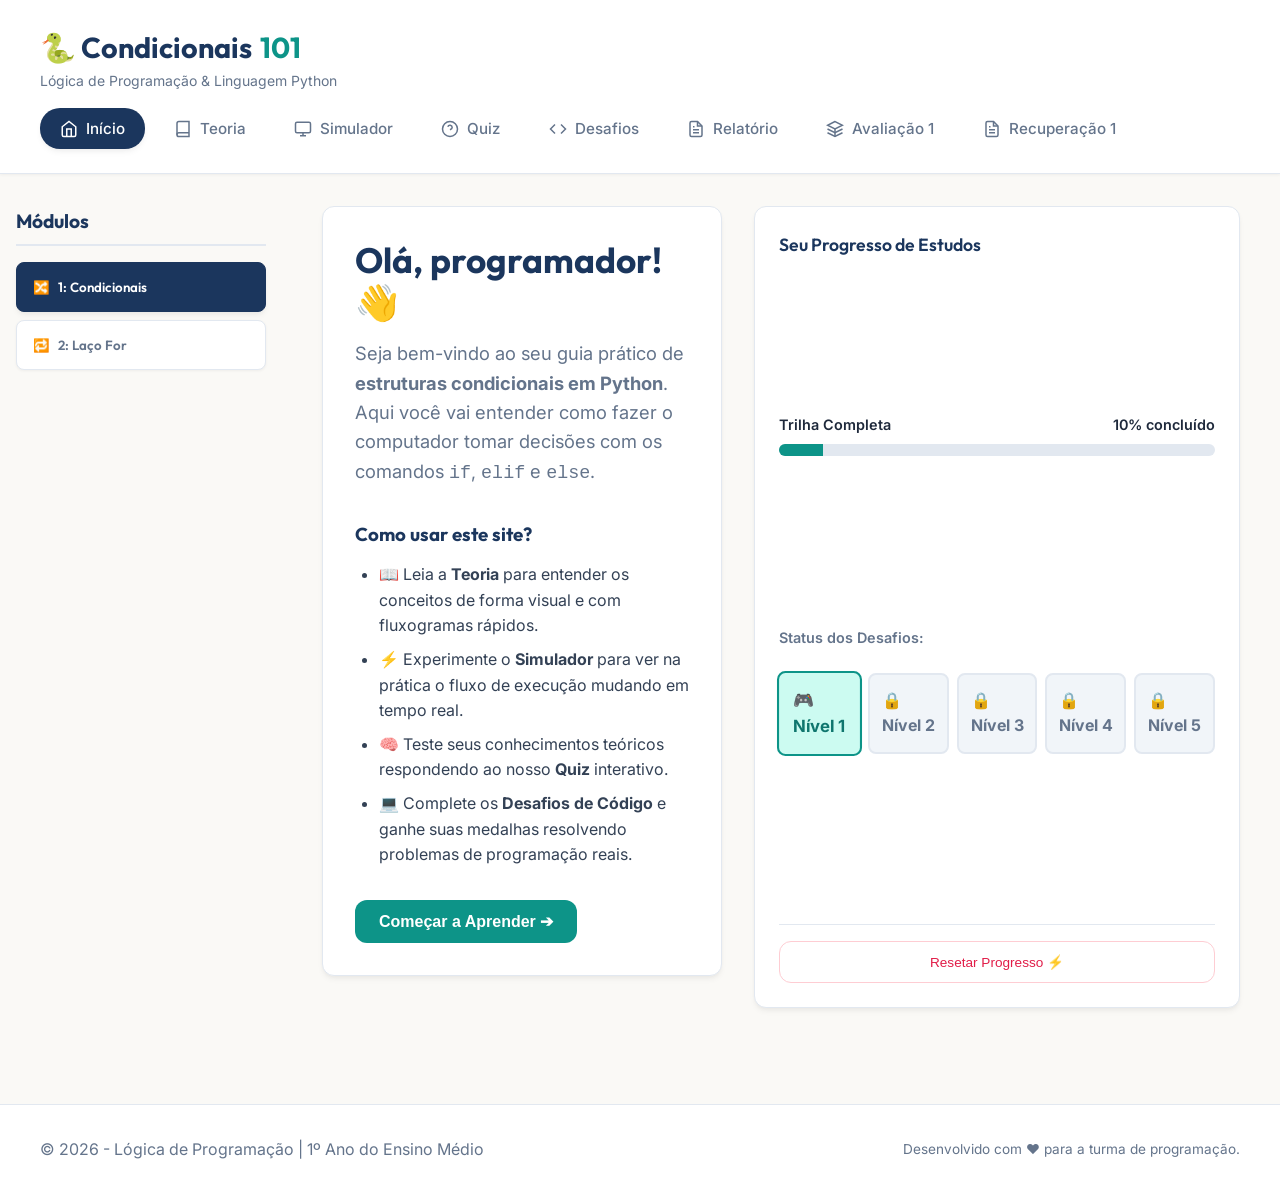
<file: index.html>
<!DOCTYPE html>
<html lang="pt-BR">
<head>
  <meta charset="UTF-8">
  <meta name="viewport" content="width=device-width, initial-scale=1.0">
  <meta name="description" content="Site interativo para aprender estruturas condicionais (if, elif, else) em Python. Feito especialmente para alunos do Ensino Médio de Lógica de Programação.">
  <title>Condicionais 101 - Lógica de Programação e Python</title>
  <link rel="stylesheet" href="style.css">
</head>
<body>

  <!-- CABEÇALHO E NAVEGAÇÃO -->
  <header>
    <div class="header-container">
      <div class="logo-section">
        <h1>🐍 Condicionais <span>101</span></h1>
        <p>Lógica de Programação &amp; Linguagem Python</p>
      </div>
      
      <nav>
        <button class="tab-btn active" data-tab="home" id="tab-nav-home">
          <svg width="18" height="18" viewBox="0 0 24 24" fill="none" stroke="currentColor" stroke-width="2"><path d="M3 9l9-7 9 7v11a2 2 0 0 1-2 2H5a2 2 0 0 1-2-2z"></path><polyline points="9 22 9 12 15 12 15 22"></polyline></svg>
          Início
        </button>
        <button class="tab-btn" data-tab="theory" id="tab-nav-theory">
          <svg width="18" height="18" viewBox="0 0 24 24" fill="none" stroke="currentColor" stroke-width="2"><path d="M4 19.5A2.5 2.5 0 0 1 6.5 17H20"></path><path d="M6.5 2H20v20H6.5A2.5 2.5 0 0 1 4 19.5v-15A2.5 2.5 0 0 1 6.5 2z"></path></svg>
          Teoria
        </button>
        <button class="tab-btn" data-tab="simulator" id="tab-nav-simulator">
          <svg width="18" height="18" viewBox="0 0 24 24" fill="none" stroke="currentColor" stroke-width="2"><rect x="2" y="3" width="20" height="14" rx="2" ry="2"></rect><line x1="8" y1="21" x2="16" y2="21"></line><line x1="12" y1="17" x2="12" y2="21"></line></svg>
          Simulador
        </button>
        <button class="tab-btn" data-tab="quiz" id="tab-nav-quiz">
          <svg width="18" height="18" viewBox="0 0 24 24" fill="none" stroke="currentColor" stroke-width="2"><circle cx="12" cy="12" r="10"></circle><path d="M9.09 9a3 3 0 0 1 5.83 1c0 2-3 3-3 3"></path><line x1="12" y1="17" x2="12.01" y2="17"></line></svg>
          Quiz
        </button>
        <button class="tab-btn" data-tab="challenges" id="tab-nav-challenges">
          <svg width="18" height="18" viewBox="0 0 24 24" fill="none" stroke="currentColor" stroke-width="2"><polyline points="16 18 22 12 16 6"></polyline><polyline points="8 6 2 12 8 18"></polyline></svg>
          Desafios
        </button>
        <button class="tab-btn" data-tab="report" id="tab-nav-report">
          <svg width="18" height="18" viewBox="0 0 24 24" fill="none" stroke="currentColor" stroke-width="2"><path d="M14 2H6a2 2 0 0 0-2 2v16a2 2 0 0 0 2 2h12a2 2 0 0 0 2-2V8z"></path><polyline points="14 2 14 8 20 8"></polyline><line x1="16" y1="13" x2="8" y2="13"></line><line x1="16" y1="17" x2="8" y2="17"></line><polyline points="10 9 9 9 8 9"></polyline></svg>
          Relatório
        </button>
        <button class="tab-btn" data-tab="exam" id="tab-nav-exam">
          <svg width="18" height="18" viewBox="0 0 24 24" fill="none" stroke="currentColor" stroke-width="2"><path d="M12 2L2 7l10 5 10-5-10-5z"></path><path d="M2 17l10 5 10-5"></path><path d="M2 12l10 5 10-5"></path><path d="M12 12v10"></path></svg>
          Avaliação 1
        </button>
        <button class="tab-btn" data-tab="recovery" id="tab-nav-recovery">
          <svg width="18" height="18" viewBox="0 0 24 24" fill="none" stroke="currentColor" stroke-width="2"><path d="M14 2H6a2 2 0 0 0-2 2v16a2 2 0 0 0 2 2h12a2 2 0 0 0 2-2V8z"></path><polyline points="14 2 14 8 20 8"></polyline><line x1="16" y1="13" x2="8" y2="13"></line><line x1="16" y1="17" x2="8" y2="17"></line><polyline points="10 9 9 9 8 9"></polyline></svg>
          Recuperação 1
        </button>
      </nav>
    </div>
  </header>

  <div class="app-container">
    <!-- MENU LATERAL SANFONA -->
    <aside class="app-sidebar">
      <div class="sidebar-header">
        <h2>Módulos</h2>
      </div>
      <div class="accordion-menu">
        <button class="accordion-item active" id="module-btn-condicionais" onclick="loadModule('condicionais')">
          <span class="icon">🔀</span> 1: Condicionais
        </button>
        <button class="accordion-item" id="module-btn-laco_for" onclick="loadModule('laco_for')">
          <span class="icon">🔁</span> 2: Laço For
        </button>
      </div>
    </aside>

    <!-- CONTEÚDO PRINCIPAL -->
    <main>
    
    <!-- ABA 1: INÍCIO / VISÃO GERAL -->
    <section id="home-tab" class="tab-content active">
      <div class="welcome-grid">
        <div class="card welcome-box">
          <h2>Olá, programador! 👋</h2>
          <p class="intro-text">
            Seja bem-vindo ao seu guia prático de <strong>estruturas condicionais em Python</strong>. 
            Aqui você vai entender como fazer o computador tomar decisões com os comandos <code>if</code>, <code>elif</code> e <code>else</code>.
          </p>
          
          <div style="margin-top: 2rem;">
            <h3 style="font-family: var(--font-title); color: var(--primary-navy); margin-bottom: 0.75rem;">Como usar este site?</h3>
            <ul style="margin-left: 1.5rem; display: flex; flex-direction: column; gap: 0.5rem; color: #334155;">
              <li>📖 Leia a <strong>Teoria</strong> para entender os conceitos de forma visual e com fluxogramas rápidos.</li>
              <li>⚡ Experimente o <strong>Simulador</strong> para ver na prática o fluxo de execução mudando em tempo real.</li>
              <li>🧠 Teste seus conhecimentos teóricos respondendo ao nosso <strong>Quiz</strong> interativo.</li>
              <li>💻 Complete os <strong>Desafios de Código</strong> e ganhe suas medalhas resolvendo problemas de programação reais.</li>
            </ul>
          </div>
          
          <div style="margin-top: 2rem;">
            <button onclick="switchTab('theory')" class="primary-btn" id="start-learning-btn">Começar a Aprender ➔</button>
          </div>
        </div>
        
        <div class="stats-card">
          <div class="stats-header">Seu Progresso de Estudos</div>
          
          <div>
            <div style="display: flex; justify-content: space-between; font-size: 0.9rem; font-weight: 600; margin-bottom: 0.25rem;">
              <span>Trilha Completa</span>
              <span id="progress-percent-text">0% concluído</span>
            </div>
            <div class="progress-bar-container">
              <div class="progress-fill" id="total-progress-fill"></div>
            </div>
          </div>
          
          <div style="margin-top: 1.5rem;">
            <div style="font-weight: 600; font-size: 0.9rem; color: var(--text-light); margin-bottom: 0.5rem;">Status dos Desafios:</div>
            <div class="level-badge-container">
              <div class="level-badge" id="badge-lvl-1" onclick="switchTab('challenges'); selectChallenge(1);">1</div>
              <div class="level-badge" id="badge-lvl-2" onclick="switchTab('challenges'); selectChallenge(2);">2</div>
              <div class="level-badge" id="badge-lvl-3" onclick="switchTab('challenges'); selectChallenge(3);">3</div>
              <div class="level-badge" id="badge-lvl-4" onclick="switchTab('challenges'); selectChallenge(4);">4</div>
              <div class="level-badge" id="badge-lvl-5" onclick="switchTab('challenges'); selectChallenge(5);">5</div>
            </div>
          </div>
          
          <div style="margin-top: 2rem; border-top: 1px solid var(--border-color); padding-top: 1rem;">
            <button onclick="resetProgress()" class="btn-secondary" style="width: 100%; font-size: 0.85rem; color: var(--color-error); border-color: #FECDD3;" id="reset-progress-btn">
              Resetar Progresso ⚡
            </button>
          </div>
        </div>
      </div>
      
      <!-- Banner Final de Conclusão -->
      <div id="final-achievement-banner" class="achievement-banner" style="display: none; margin-top: 2rem;">
        <span class="achievement-icon">🏆</span>
        <div class="achievement-text">
          <h3>Incrível! Trilha 100% Concluída!</h3>
          <p>Você dominou os conceitos de if, elif e else e completou com sucesso todos os desafios propostos para a aula. Parabéns pela dedicação!</p>
        </div>
      </div>
    </section>

    <!-- ABA 2: TEORIA -->
    <section id="theory-tab" class="tab-content">
      <div class="card">
        <h2 class="card-title">📖 Guia de Teoria Interativa</h2>
        <p style="color: var(--text-light); margin-bottom: 2rem;" id="theory-intro-text">
          Imagine que você está programando um jogo de corrida. Se o carro passar pela linha de chegada, o jogo deve parar e mostrar 'Você venceu!'. Caso contrário, o carro continua correndo. Essa tomada de decisão no código é feita usando estruturas condicionais.
        </p>
        
        <div class="theory-nav">
          <button class="theory-tab-btn active" data-concept="if" id="theory-btn-if">O comando IF (Se)</button>
          <button class="theory-tab-btn" data-concept="else" id="theory-btn-else">O comando ELSE (Senão)</button>
          <button class="theory-tab-btn" data-concept="elif" id="theory-btn-elif">O comando ELIF (Senão Se)</button>
          <button class="theory-tab-btn" data-concept="operators" id="theory-btn-operators">Valores e Operadores Lógicos</button>
        </div>
        
        <div class="theory-grid">
          <!-- Textos explicativos -->
          <div>
            <!-- Conteúdo IF -->
            <div id="theory-content-if" class="theory-body-content active">
              <h3 style="color: var(--primary-navy); margin-bottom: 0.5rem; font-family: var(--font-title);">1. O comando 'if' (Se)</h3>
              <p style="margin-bottom: 1rem; color: #334155;">
                O <code>if</code> é o ponto de partida. Ele testa uma condição. Se essa condição for <strong>verdadeira (True)</strong>, o bloco de código que está recuado (indentado) logo abaixo dele é executado.
              </p>
              <p class="code-snippet" style="margin-bottom: 1rem;">energia = 80

if energia > 50:
    print("O personagem pode correr!")</p>
              <div style="background-color: var(--bg-cream); border-left: 4px solid var(--accent-teal); padding: 0.8rem; border-radius: 4px; font-size: 0.9rem;">
                <strong>Analogia:</strong> Se estiver chovendo, eu abro o guarda-chuva.
              </div>
            </div>
            
            <!-- Conteúdo ELSE -->
            <div id="theory-content-else" class="theory-body-content">
              <h3 style="color: var(--primary-navy); margin-bottom: 0.5rem; font-family: var(--font-title);">2. O comando 'else' (Senão)</h3>
              <p style="margin-bottom: 1rem; color: #334155;">
                O <code>else</code> serve para quando a condição do <code>if</code> for <strong>falsa (False)</strong>. Ele é o plano B: se a primeira condição não deu certo, o código entra obrigatoriamente no <code>else</code>.
              </p>
              <p class="code-snippet" style="margin-bottom: 1rem;">temperatura = 15

if temperatura > 25:
    print("Está calor.")
else:
    print("Está frio ou fresco.")</p>
              <div style="background-color: var(--bg-cream); border-left: 4px solid var(--accent-teal); padding: 0.8rem; border-radius: 4px; font-size: 0.9rem;">
                <strong>Analogia:</strong> Se fizer sol, vou à praia. Senão, fico em casa jogando videogame.
              </div>
            </div>
            
            <!-- Conteúdo ELIF -->
            <div id="theory-content-elif" class="theory-body-content">
              <h3 style="color: var(--primary-navy); margin-bottom: 0.5rem; font-family: var(--font-title);">3. O comando 'elif' (Senão Se)</h3>
              <p style="margin-bottom: 1rem; color: #334155;">
                E se você tiver mais de duas opções? O <code>elif</code> (abreviação de <em>else if</em>) permite testar condições extras em ordem. O Python vai testando uma por uma até achar uma verdadeira. Se nenhuma for verdadeira, ele executa o <code>else</code> no final.
              </p>
              <p class="code-snippet" style="margin-bottom: 1rem;">nota = 8.5

if nota >= 9.0:
    print("Excelente!")
elif nota >= 7.0:
    print("Muito bom!")
else:
    print("Precisa estudar mais!")</p>
              <div style="background-color: var(--bg-cream); border-left: 4px solid var(--accent-teal); padding: 0.8rem; border-radius: 4px; font-size: 0.9rem;">
                <strong>Analogia:</strong> Se eu tiver R$ 20, compro pizza. Senão, se eu tiver R$ 10, compro um pastel. Senão, como pão com queijo.
              </div>
            </div>

            <!-- Conteúdo OPERADORES E BOOLEANOS -->
            <div id="theory-content-operators" class="theory-body-content">
              <h3 style="color: var(--primary-navy); margin-bottom: 0.5rem; font-family: var(--font-title);">4. Valores Booleanos e Operadores Lógicos</h3>
              <p style="margin-bottom: 1rem; color: #334155;">
                Além de comparar números, as condições avaliam em valores booleanos (lógicos): <code>True</code> (Verdadeiro) ou <code>False</code> (Falso).
                Podemos combinar múltiplas condições no mesmo <code>if</code> usando <strong>operadores lógicos</strong>:
              </p>
              <ul style="margin-left: 1.5rem; margin-bottom: 1.5rem; display: flex; flex-direction: column; gap: 0.5rem; color: #334155;">
                <li><code>and</code> (E): Exige que <strong>todas</strong> as condições sejam verdadeiras.</li>
                <li><code>or</code> (OU): Exige que <strong>pelo menos uma</strong> condição seja verdadeira.</li>
                <li><code>not</code> (NÃO): Inverte o valor lógico (ex: <code>not True</code> vira <code>False</code>).</li>
              </ul>
              <p class="code-snippet" style="margin-bottom: 1rem;"># Exemplo de condição composta
tem_ingresso = True
idade = 17

if tem_ingresso and idade >= 16:
    print("Acesso liberado!")</p>
              <div style="background-color: var(--bg-cream); border-left: 4px solid var(--accent-teal); padding: 0.8rem; border-radius: 4px; font-size: 0.9rem;">
                <strong>Analogia:</strong> Vou à praia se fizer sol <em>E</em> eu tiver dinheiro. Vou de ônibus se estiver chovendo <em>OU</em> se eu estiver cansado.
              </div>
            </div>
            
            <div style="margin-top: 1.5rem; background-color: var(--color-warning-bg); color: #92400E; padding: 1rem; border-radius: var(--border-radius-sm); font-size: 0.9rem; border-left: 4px solid var(--color-warning);">
              <strong>⚠️ Regra de Ouro do Python: Indentação!</strong><br>No Python, os blocos de código pertencentes ao <code>if</code>, <code>elif</code> e <code>else</code> devem estar <strong>afastados da margem esquerda</strong> (geralmente por 4 espaços ou 1 tab). Isso mostra ao Python o que está "dentro" da condição.
            </div>
          </div>
          
          <!-- Fluxograma interativo lateral -->
          <div class="flowchart-card">
            <h4 style="font-family: var(--font-title); color: var(--primary-navy); margin-bottom: 1rem; font-size: 1.1rem; text-align: center;">Fluxo de Decisão Visual</h4>
            <div id="theory-flowchart-area" style="width: 100%;">
              <!-- Inserido dinamicamente via JS -->
            </div>
          </div>
        </div>
      </div>
    </section>

    <!-- ABA 3: SIMULADOR DE FLUXO -->
    <section id="simulator-tab" class="tab-content">
      <div class="card">
        <h2 class="card-title">⚡ Simulador de Execução Passo a Passo</h2>
        <p style="color: var(--text-light); margin-bottom: 1.5rem;">
          Mova os controles deslizantes para alterar o valor da nota. Observe em tempo real qual linha do código em Python é executada (iluminada em verde) e o que é impresso no console.
        </p>
        
        <div class="simulator-layout" id="sim-if-view">
          <!-- Controles do Simulador IF -->
          <div class="controls-card">
            <div class="control-item">
              <label for="sim-slider-nota">Alterar a Nota do Aluno:</label>
              <div class="control-slider-container">
                <input type="range" id="sim-slider-nota" class="control-slider" min="0" max="10" step="0.5" value="7.5">
                <span class="control-value" id="sim-val-nota">7.5</span>
              </div>
              <p style="font-size: 0.85rem; color: var(--text-light); margin-top: 0.5rem;">
                Nota &gt;= 9.0 (Excelente) | Nota &gt;= 7.0 (Muito bom) | Nota &lt; 7.0 (Estudar mais)
              </p>
            </div>
            
            <div style="background-color: var(--accent-teal-light); color: var(--accent-teal-hover); padding: 1rem; border-radius: var(--border-radius-sm); font-size: 0.9rem;">
              <strong>💡 O que observar?</strong><br>
              Perceba que quando a nota é maior que 9.0, a condição do <code>if</code> é satisfeita, então ele <strong>ignora</strong> as condições do <code>elif</code> e do <code>else</code> inteiramente. Se a nota for menor que 7.0, ele avalia as duas condições falsas e entra obrigatoriamente no <code>else</code>.
            </div>
          </div>
          
          <!-- Visualizador do Código e Console IF -->
          <div class="sim-code-card">
            <div class="sim-code-editor">
              <div class="sim-line" id="sim-line-1">nota = <span style="color: #38BDF8;" id="sim-code-val">7.5</span></div>
              <div class="sim-line" id="sim-line-2"></div>
              <div class="sim-line" id="sim-line-3"><span style="color: #F43F5E;">if</span> nota &gt;= <span style="color: #F59E0B;">9.0</span>:</div>
              <div class="sim-line" id="sim-line-4">    <span style="color: #A855F7;">print</span>(<span style="color: #10B981;">"Excelente!"</span>)</div>
              <div class="sim-line" id="sim-line-5"><span style="color: #F43F5E;">elif</span> nota &gt;= <span style="color: #F59E0B;">7.0</span>:</div>
              <div class="sim-line" id="sim-line-6">    <span style="color: #A855F7;">print</span>(<span style="color: #10B981;">"Muito bom!"</span>)</div>
              <div class="sim-line" id="sim-line-7"><span style="color: #F43F5E;">else</span>:</div>
              <div class="sim-line" id="sim-line-8">    <span style="color: #A855F7;">print</span>(<span style="color: #10B981;">"Precisa estudar mais!"</span>)</div>
            </div>
            
            <div class="sim-console">
              <div id="sim-console-output" style="color: #E2E8F0; font-weight: 500;"></div>
            </div>
          </div>
        </div>

        <div class="simulator-layout" id="sim-for-view" style="display: none;">
          <!-- Controles do Simulador FOR -->
          <div class="controls-card">
            <div class="control-item">
              <label for="sim-slider-for">Número de Voltas (N):</label>
              <div class="control-slider-container">
                <input type="range" id="sim-slider-for" class="control-slider" min="1" max="5" step="1" value="3">
                <span class="control-value" id="sim-val-for">3</span>
              </div>
              <p style="font-size: 0.85rem; color: var(--text-light); margin-top: 0.5rem;">
                Controla quantas vezes o bloco será executado (de 1 a 5).
              </p>
            </div>
            <div style="margin-top: 1rem;">
              <button onclick="runForSimulatorAnimation()" class="primary-btn" id="btn-run-for-sim">Executar Animação ▶️</button>
            </div>
            
            <div style="background-color: var(--accent-teal-light); color: var(--accent-teal-hover); padding: 1rem; border-radius: var(--border-radius-sm); font-size: 0.9rem; margin-top: 1rem;">
              <strong>💡 O que observar?</strong><br>
              O <code>for</code> passa por todos os valores gerados pela função <code>range()</code>. A variável <code>i</code> assume um novo valor a cada volta e executa o corpo inteiro do laço antes de voltar ao início.
            </div>
          </div>
          
          <!-- Visualizador do Código e Console FOR -->
          <div class="sim-code-card">
            <div class="sim-code-editor">
              <div class="sim-line" id="sim-for-line-1">voltas = <span style="color: #38BDF8;" id="sim-code-for-val">3</span></div>
              <div class="sim-line" id="sim-for-line-2"></div>
              <div class="sim-line" id="sim-for-line-3"><span style="color: #F43F5E;">for</span> i <span style="color: #F43F5E;">in</span> <span style="color: #38BDF8;">range</span>(voltas):</div>
              <div class="sim-line" id="sim-for-line-4">    <span style="color: #A855F7;">print</span>(<span style="color: #10B981;">"Volta número:"</span>, i)</div>
              <div class="sim-line" id="sim-for-line-5"><span style="color: #A855F7;">print</span>(<span style="color: #10B981;">"Fim da corrida!"</span>)</div>
            </div>
            
            <div class="sim-console">
              <div id="sim-console-output-for" style="color: #E2E8F0; font-weight: 500; white-space: pre-wrap;"></div>
            </div>
          </div>
        </div>
      </div>
    </section>

    <!-- ABA 4: QUIZ -->
    <section id="quiz-tab" class="tab-content">
      <div class="card" id="quiz-card-wrapper" style="max-width: 800px; margin: 0 auto;">
        <h2 class="card-title">🧠 Quiz Rápido de Lógica</h2>
        <p style="color: var(--text-light); margin-bottom: 2rem;">
          Responda a estas 5 perguntas para consolidar sua leitura teórica sobre fluxos condicionais.
        </p>
        
        <div id="quiz-container">
          <!-- Inserido dinamicamente via JS -->
        </div>
      </div>
    </section>

    <!-- ABA 5: DESAFIOS DE CÓDIGO -->
    <section id="challenges-tab" class="tab-content">
      <div class="challenges-grid">
        
        <!-- Lista de Desafios lateral -->
        <div class="challenge-list">
          <div class="challenge-list-title">Níveis de Prática</div>
          <div id="challenge-list-container">
            <!-- Gerado via JS -->
          </div>
        </div>
        
        <!-- Editor de Código Principal -->
        <div class="card workspace-card" style="padding: 1.5rem;">
          
          <div class="challenge-desc">
            <h3 id="chal-title">Nível 1: Recorde de Pontos 🏆</h3>
            <p id="chal-description">Carregando...</p>
          </div>
          
          <div>
            <div class="editor-header">
              <span>Editor de Código Python</span>
              <span class="lang">python 3</span>
            </div>
            <div class="editor-container">
              <div class="editor-wrapper notranslate" translate="no">
                <textarea id="chal-code-editor" class="code-textarea" spellcheck="false" translate="no" oninput="onCodeEditorInput(this.value); updateEditorHighlight(this, this.nextElementSibling)" onscroll="syncEditorScroll(this, this.nextElementSibling)"></textarea>
                <pre id="chal-code-highlight"><code></code></pre>
              </div>
            </div>
            
            <div class="editor-toolbar">
              <button onclick="resetChallengeCode()" class="btn-secondary" id="editor-reset-btn">Resetar Código 🔄</button>
              <button onclick="runAndValidateCode()" class="primary-btn" id="editor-run-btn">
                <svg width="18" height="18" viewBox="0 0 24 24" fill="currentColor"><polygon points="5 3 19 12 5 21 5 3"></polygon></svg>
                Executar Código (Validar)
              </button>
            </div>
          </div>
          
          <!-- Painel de Resultados do Validador -->
          <div id="chal-results-panel" class="results-panel">
            <!-- Inserido dinamicamente via JS -->
          </div>
          
        </div>
        
      </div>
    </section>

    <!-- ABA 6: RELATÓRIO DE DESEMPENHO -->
    <section id="report-tab" class="tab-content">
      <div class="card" style="max-width: 800px; margin: 0 auto;">
        <div id="report-form-area" style="margin-bottom: 2rem; border-bottom: 1px solid var(--border-color); padding-bottom: 1.5rem;">
          <h2 class="card-title">📝 Relatório de Desempenho Escolar</h2>
          <p style="color: var(--text-light); margin-bottom: 1.5rem;">
            Digite o nome completo do aluno abaixo para carregar as estatísticas de estudo, nota média e o diagnóstico de pontos fortes, fracos e sugestões de prática.
          </p>
          <div style="display: flex; gap: 1rem; align-items: center; max-width: 500px; flex-wrap: wrap;">
            <label for="student-name-input" style="font-weight: 600; color: var(--primary-navy); min-width: 120px;">Nome do Aluno:</label>
            <input type="text" id="student-name-input" placeholder="Ex: Maria Eduarda Silva" style="flex-grow: 1; padding: 0.6rem 1rem; border: 1px solid var(--border-color); border-radius: var(--border-radius-sm); outline: none; font-size: 1rem;" oninput="updateStudentName(this.value)">
          </div>
        </div>
        
        <div id="report-output-area">
          <!-- Gerado dinamicamente via JS -->
        </div>
      </div>
    </section>

    <!-- ABA 7: AVALIAÇÃO 1 (PROTEGIDA POR SENHA) -->
    <section id="exam-tab" class="tab-content">
      <!-- Tela de Senha (mostrada inicialmente) -->
      <div id="exam-auth-card" class="card" style="max-width: 500px; margin: 2rem auto; text-align: center;">
        <div class="success-badge-large" style="background-color: var(--accent-teal-light); color: var(--accent-teal);">🔒</div>
        <h2 class="card-title" style="margin-top: 1rem;">Área Restrita: Avaliação 1</h2>
        <p style="color: var(--text-light); margin-bottom: 1.5rem;">
          Esta seção é reservada para a realização da prova de Lógica de Programação. Solicite a senha de acesso ao professor.
        </p>
        <div style="display: flex; flex-direction: column; gap: 1rem; align-items: center; width: 100%;">
          <input type="password" id="exam-password-input" placeholder="Digite a senha de acesso" style="width: 100%; max-width: 300px; padding: 0.6rem 1rem; border: 1px solid var(--border-color); border-radius: var(--border-radius-sm); font-size: 1rem; text-align: center; outline: none;" onkeydown="if(event.key === 'Enter') unlockExam()">
          <button onclick="unlockExam()" class="primary-btn" id="exam-unlock-btn" style="width: 100%; max-width: 300px; justify-content: center;">Acessar Avaliação ➔</button>
          <div id="exam-auth-error" style="color: var(--color-error); font-size: 0.9rem; font-weight: 600; display: none; margin-top: 0.5rem;">Senha incorreta. Tente novamente!</div>
        </div>
      </div>

      <!-- Área da Prova (mostrada somente após acertar a senha) -->
      <div id="exam-content-card" style="display: none;">
        <!-- Card de Identificação -->
        <div class="card" style="max-width: 800px; margin: 0 auto 2rem;">
          <h2 class="card-title">📝 Identificação dos Alunos (Duplas ou Individual)</h2>
          <p style="color: var(--text-light); margin-bottom: 1.5rem;">
            Insira o nome dos integrantes da dupla. Se estiver realizando a avaliação individualmente, preencha apenas o campo do Integrante 1.
          </p>
          <div style="display: flex; flex-direction: column; gap: 1rem; max-width: 600px;">
            <div style="display: flex; gap: 1rem; align-items: center; flex-wrap: wrap;">
              <label for="exam-student-name-1" style="font-weight: 600; color: var(--primary-navy); min-width: 160px;">Nome do Integrante 1:</label>
              <input type="text" id="exam-student-name-1" placeholder="Nome Completo do Aluno 1" style="flex-grow: 1; padding: 0.6rem 1rem; border: 1px solid var(--border-color); border-radius: var(--border-radius-sm); outline: none; font-size: 1rem;" oninput="onExamNameChange()">
            </div>
            <div style="display: flex; gap: 1rem; align-items: center; flex-wrap: wrap;">
              <label for="exam-student-name-2" style="font-weight: 600; color: var(--primary-navy); min-width: 160px;">Nome do Integrante 2:</label>
              <input type="text" id="exam-student-name-2" placeholder="Nome Completo do Aluno 2 (Opcional)" style="flex-grow: 1; padding: 0.6rem 1rem; border: 1px solid var(--border-color); border-radius: var(--border-radius-sm); outline: none; font-size: 1rem;" oninput="onExamNameChange()">
            </div>
          </div>
        </div>

        <!-- Área de Questões / Workspace do Exam -->
        <div class="exam-workspace-container" id="exam-questions-area" style="display: none; max-width: 1200px; margin: 0 auto;">
          <div class="challenges-grid">
            <!-- Lista de Questões lateral -->
            <div class="challenge-list">
              <div class="challenge-list-title" style="background-color: var(--primary-navy); color: #FFFFFF;">Questões da Prova</div>
              <div id="exam-list-container">
                <!-- Gerado via JS (Questão 1, 2, 3) -->
              </div>
            </div>

            <!-- Editor de Código da Questão Ativa -->
            <div class="card workspace-card" style="padding: 1.5rem;">
              <div class="challenge-desc">
                <h3 id="exam-q-title">Questão 1</h3>
                <p id="exam-q-description">Carregando...</p>
              </div>

              <div>
                <div class="editor-header" style="background-color: var(--primary-navy);">
                  <span>Editor de Código (Avaliação)</span>
                  <span class="lang">python 3</span>
                </div>
                <div class="editor-container">
                  <div class="editor-wrapper notranslate" translate="no">
                    <textarea id="exam-code-editor" class="code-textarea" spellcheck="false" translate="no" oninput="onExamCodeInput(this.value); updateEditorHighlight(this, this.nextElementSibling)" onscroll="syncEditorScroll(this, this.nextElementSibling)"></textarea>
                    <pre id="exam-code-highlight"><code></code></pre>
                  </div>
                </div>
                <div class="editor-toolbar">
                  <button onclick="resetExamCode()" class="btn-secondary">Limpar Código 🔄</button>
                  <button onclick="runAndValidateExamCode()" class="primary-btn" style="background-color: var(--primary-navy);">
                    <svg width="18" height="18" viewBox="0 0 24 24" fill="currentColor"><polygon points="5 3 19 12 5 21 5 3"></polygon></svg>
                    Testar Código ⚡
                  </button>
                </div>
              </div>

              <!-- Painel de Resultados do Validador -->
              <div id="exam-results-panel" class="results-panel">
                <!-- Inserido dinamicamente via JS -->
              </div>
            </div>
          </div>

          <!-- Rodapé de Ações do Exame -->
          <div style="margin-top: 2rem; display: flex; justify-content: space-between; align-items: center; background: #FFFFFF; border: 1px solid var(--border-color); border-radius: var(--border-radius-md); padding: 1.5rem; box-shadow: var(--shadow-sm); flex-wrap: wrap; gap: 1rem;">
            <div>
              <h4 style="font-family: var(--font-title); color: var(--primary-navy); margin-bottom: 0.25rem;">Pronto para entregar?</h4>
              <p style="color: var(--text-light); font-size: 0.9rem;">
                Revise suas respostas com calma. Você poderá conferir todos os seus códigos antes do envio.
              </p>
            </div>
            <div style="display: flex; gap: 1rem; align-items: center;">
              <button onclick="resetEntireExam()" class="btn-secondary" style="border-color: #FECDD3; color: var(--color-error); padding: 0.8rem 1.2rem;">Resetar Prova 🔄</button>
              <button onclick="openExamReview()" class="primary-btn" style="background-color: var(--accent-teal); font-size: 1.1rem; padding: 0.8rem 1.5rem;" id="exam-review-btn">
                Revisar e Enviar Avaliação ➔
              </button>
            </div>
          </div>
        </div>
      </div>

      <!-- Modal de Revisão e Envio -->
      <div id="exam-review-modal" class="modal-backdrop" style="display: none;">
        <div class="modal-content" style="max-width: 850px;">
          <div class="modal-header">
            <h3 style="font-family: var(--font-title); color: var(--primary-navy); margin: 0;">📋 Revisão da Avaliação 1</h3>
            <button onclick="closeExamReview()" class="close-btn">&times;</button>
          </div>
          <div class="modal-body" style="max-height: 60vh; overflow-y: auto;">
            <div id="exam-review-student-info" style="margin-bottom: 1.5rem; padding-bottom: 1rem; border-bottom: 1px solid var(--border-color);">
              <!-- Nome do aluno -->
            </div>
            <div id="exam-review-questions-list">
              <!-- Códigos escritos e status de teste de cada questão -->
            </div>
            <div class="quiz-feedback warning" style="margin-top: 1.5rem; display: block; background-color: #FEF3C7; border-left: 4px solid #F59E0B; color: #92400E; padding: 1rem; border-radius: 4px;">
              <strong>⚠️ Instruções de Envio:</strong><br>
              Ao clicar no botão de envio abaixo, seu cliente de e-mail local (Outlook, Gmail ou Mail do celular/computador) será aberto com o relatório preenchido direcionado para o professor (<strong>euclidespaim@gmail.com</strong>). <br>
              <strong>Por favor, lembre-se de clicar em "Enviar" na janela do e-mail que se abrir!</strong> Se o e-mail não abrir ou se você estiver usando um computador da escola sem e-mail configurado, não se preocupe: na próxima tela você poderá copiar o relatório em texto ou baixá-lo como arquivo para enviar manualmente.
            </div>
          </div>
          <div class="modal-footer">
            <button onclick="closeExamReview()" class="btn-secondary">Voltar à Prova</button>
            <button onclick="submitExamFinal()" class="primary-btn" style="background-color: var(--accent-teal); font-size: 1.05rem;">
              Enviar para euclidespaim@gmail.com ✉️
            </button>
          </div>
        </div>
      </div>

      <!-- Tela de Sucesso Pós-Envio -->
      <div id="exam-success-card" class="card" style="display: none; max-width: 750px; margin: 2rem auto; text-align: center;">
        <div class="success-badge-large">🎉</div>
        <h2 class="card-title" style="margin-top: 1rem;">Avaliação Concluída!</h2>
        <p style="color: var(--text-light); margin-bottom: 1.5rem;">
          Seu relatório de avaliação foi gerado com sucesso. Caso o seu cliente de e-mail não tenha aberto automaticamente, utilize as opções abaixo para entregar sua prova para o professor.
        </p>
        
        <div style="background-color: var(--bg-cream); border: 1px solid var(--border-color); border-radius: var(--border-radius-sm); padding: 1.25rem; text-align: left; margin-bottom: 2rem;">
          <h4 style="color: var(--primary-navy); margin-bottom: 0.5rem; font-family: var(--font-title);">Relatório Gerado:</h4>
          <textarea id="exam-report-text-copy" readonly style="width: 100%; height: 220px; font-family: var(--font-code); font-size: 0.85rem; padding: 0.5rem; border: 1px solid var(--border-color); border-radius: 4px; resize: none; background-color: #F8FAFC; outline: none;"></textarea>
        </div>

        <div style="display: flex; justify-content: center; gap: 1rem; flex-wrap: wrap;">
          <button onclick="openExamReview()" class="primary-btn" style="background-color: var(--primary-navy);">Abrir Relatório da Prova 📋</button>
          <button onclick="copyExamReportToClipboard()" class="btn-secondary" id="exam-copy-btn">Copiar Relatório 📋</button>
          <button onclick="downloadExamReportAsTxt()" class="btn-secondary">Baixar Arquivo .txt 💾</button>
          <button onclick="resetSubmittedExam()" class="btn-secondary" style="border-color: #FECDD3; color: var(--color-warning);">Liberar Envio (Senha do Professor) 🔑</button>
          <button onclick="resetEntireExam()" class="btn-secondary" style="border-color: #FECDD3; color: var(--color-error);">Resetar Prova Completamente 🔄</button>
          <button onclick="retryMailtoSubmit()" class="primary-btn" style="background-color: var(--accent-teal);">Reabrir E-mail ✉️</button>
        </div>
      </div>
    </section>

    <!-- ABA 8: PROVA DE RECUPERAÇÃO (PROTEGIDA POR SENHA) -->
    <section id="recovery-tab" class="tab-content">
      <!-- Tela de Senha (mostrada inicialmente) -->
      <div id="recovery-auth-card" class="card" style="max-width: 500px; margin: 2rem auto; text-align: center;">
        <div class="success-badge-large" style="background-color: var(--accent-teal-light); color: var(--accent-teal);">🔒</div>
        <h2 class="card-title" style="margin-top: 1rem;">Área Restrita: Prova de Recuperação 1</h2>
        <p style="color: var(--text-light); margin-bottom: 1.5rem;">
          Esta seção é reservada para a realização da prova de recuperação de Lógica de Programação. Solicite a senha de acesso ao professor.
        </p>
        <div style="display: flex; flex-direction: column; gap: 1rem; align-items: center; width: 100%;">
          <input type="password" id="recovery-password-input" placeholder="Digite a senha de acesso" style="width: 100%; max-width: 300px; padding: 0.6rem 1rem; border: 1px solid var(--border-color); border-radius: var(--border-radius-sm); font-size: 1rem; text-align: center; outline: none;" onkeydown="if(event.key === 'Enter') unlockRecovery()">
          <button onclick="unlockRecovery()" class="primary-btn" id="recovery-unlock-btn" style="width: 100%; max-width: 300px; justify-content: center;">Acessar Recuperação ➔</button>
          <div id="recovery-auth-error" style="color: var(--color-error); font-size: 0.9rem; font-weight: 600; display: none; margin-top: 0.5rem;">Senha incorreta. Tente novamente!</div>
        </div>
      </div>

      <!-- Área da Prova (mostrada somente após acertar a senha) -->
      <div id="recovery-content-card" style="display: none;">
        <!-- Card de Identificação -->
        <div class="card" style="max-width: 800px; margin: 0 auto 2rem;">
          <h2 class="card-title">📝 Identificação dos Alunos (Duplas ou Individual)</h2>
          <p style="color: var(--text-light); margin-bottom: 1.5rem;">
            Insira o nome dos integrantes da dupla. Se estiver realizando a avaliação individualmente, preencha apenas o campo do Integrante 1.
          </p>
          <div style="display: flex; flex-direction: column; gap: 1rem; max-width: 600px;">
            <div style="display: flex; gap: 1rem; align-items: center; flex-wrap: wrap;">
              <label for="recovery-student-name-1" style="font-weight: 600; color: var(--primary-navy); min-width: 160px;">Nome do Integrante 1:</label>
              <input type="text" id="recovery-student-name-1" placeholder="Nome Completo do Aluno 1" style="flex-grow: 1; padding: 0.6rem 1rem; border: 1px solid var(--border-color); border-radius: var(--border-radius-sm); outline: none; font-size: 1rem;" oninput="onRecoveryNameChange()">
            </div>
            <div style="display: flex; gap: 1rem; align-items: center; flex-wrap: wrap;">
              <label for="recovery-student-name-2" style="font-weight: 600; color: var(--primary-navy); min-width: 160px;">Nome do Integrante 2:</label>
              <input type="text" id="recovery-student-name-2" placeholder="Nome Completo do Aluno 2 (Opcional)" style="flex-grow: 1; padding: 0.6rem 1rem; border: 1px solid var(--border-color); border-radius: var(--border-radius-sm); outline: none; font-size: 1rem;" oninput="onRecoveryNameChange()">
            </div>
          </div>
        </div>

        <!-- Área de Questões / Workspace do Exam -->
        <div class="exam-workspace-container" id="recovery-questions-area" style="display: none; max-width: 1200px; margin: 0 auto;">
          <div class="challenges-grid">
            <!-- Lista de Questões lateral -->
            <div class="challenge-list">
              <div class="challenge-list-title" style="background-color: var(--primary-navy); color: #FFFFFF;">Questões da Prova</div>
              <div id="recovery-list-container">
                <!-- Gerado via JS (Questão 1, 2, 3) -->
              </div>
            </div>

            <!-- Editor de Código da Questão Ativa -->
            <div class="card workspace-card" style="padding: 1.5rem;">
              <div class="challenge-desc">
                <h3 id="recovery-q-title">Questão 1</h3>
                <p id="recovery-q-description">Carregando...</p>
              </div>

              <div>
                <div class="editor-header" style="background-color: var(--primary-navy);">
                  <span>Editor de Código (Recuperação)</span>
                  <span class="lang">python 3</span>
                </div>
                <div class="editor-container">
                  <div class="editor-wrapper notranslate" translate="no">
                    <textarea id="recovery-code-editor" class="code-textarea" spellcheck="false" translate="no" oninput="onRecoveryCodeInput(this.value); updateEditorHighlight(this, this.nextElementSibling)" onscroll="syncEditorScroll(this, this.nextElementSibling)"></textarea>
                    <pre id="recovery-code-highlight"><code></code></pre>
                  </div>
                </div>
                <div class="editor-toolbar">
                  <button onclick="resetRecoveryCode()" class="btn-secondary">Limpar Código 🔄</button>
                  <button onclick="runAndValidateRecoveryCode()" class="primary-btn" style="background-color: var(--primary-navy);">
                    <svg width="18" height="18" viewBox="0 0 24 24" fill="currentColor"><polygon points="5 3 19 12 5 21 5 3"></polygon></svg>
                    Testar Código ⚡
                  </button>
                </div>
              </div>

              <!-- Painel de Resultados do Validador -->
              <div id="recovery-results-panel" class="results-panel">
                <!-- Inserido dinamicamente via JS -->
              </div>
            </div>
          </div>

          <!-- Rodapé de Ações do Exame -->
          <div style="margin-top: 2rem; display: flex; justify-content: space-between; align-items: center; background: #FFFFFF; border: 1px solid var(--border-color); border-radius: var(--border-radius-md); padding: 1.5rem; box-shadow: var(--shadow-sm); flex-wrap: wrap; gap: 1rem;">
            <div>
              <h4 style="font-family: var(--font-title); color: var(--primary-navy); margin-bottom: 0.25rem;">Pronto para entregar?</h4>
              <p style="color: var(--text-light); font-size: 0.9rem;">
                Revise suas respostas com calma. Você poderá conferir todos os seus códigos antes do envio.
              </p>
            </div>
            <div style="display: flex; gap: 1rem; align-items: center;">
              <button onclick="resetEntireRecovery()" class="btn-secondary" style="border-color: #FECDD3; color: var(--color-error); padding: 0.8rem 1.2rem;">Resetar Prova 🔄</button>
              <button onclick="openRecoveryReview()" class="primary-btn" style="background-color: var(--accent-teal); font-size: 1.1rem; padding: 0.8rem 1.5rem;" id="recovery-review-btn">
                Revisar e Enviar Recuperação ➔
              </button>
            </div>
          </div>
        </div>
      </div>

      <!-- Modal de Revisão e Envio -->
      <div id="recovery-review-modal" class="modal-backdrop" style="display: none;">
        <div class="modal-content" style="max-width: 850px;">
          <div class="modal-header">
            <h3 style="font-family: var(--font-title); color: var(--primary-navy); margin: 0;">📋 Revisão da Recuperação 1</h3>
            <button onclick="closeRecoveryReview()" class="close-btn">&times;</button>
          </div>
          <div class="modal-body" style="max-height: 60vh; overflow-y: auto;">
            <div id="recovery-review-student-info" style="margin-bottom: 1.5rem; padding-bottom: 1rem; border-bottom: 1px solid var(--border-color);">
              <!-- Nome do aluno -->
            </div>
            <div id="recovery-review-questions-list">
              <!-- Códigos escritos e status de teste de cada questão -->
            </div>
            <div class="quiz-feedback warning" style="margin-top: 1.5rem; display: block; background-color: #FEF3C7; border-left: 4px solid #F59E0B; color: #92400E; padding: 1rem; border-radius: 4px;">
              <strong>⚠️ Instruções de Envio:</strong><br>
              Ao clicar no botão de envio abaixo, seu cliente de e-mail local (Outlook, Gmail ou Mail do celular/computador) será aberto com o relatório preenchido direcionado para o professor (<strong>euclidespaim@gmail.com</strong>). <br>
              <strong>Por favor, lembre-se de clicar em "Enviar" na janela do e-mail que se abrir!</strong> Se o e-mail não abrir ou se você estiver usando um computador da escola sem e-mail configurado, não se preocupe: na próxima tela você poderá copiar o relatório em texto ou baixá-lo como arquivo para enviar manualmente.
            </div>
          </div>
          <div class="modal-footer">
            <button onclick="closeRecoveryReview()" class="btn-secondary">Voltar à Prova</button>
            <button onclick="submitRecoveryFinal()" class="primary-btn" style="background-color: var(--accent-teal); font-size: 1.05rem;">
              Enviar para euclidespaim@gmail.com ✉️
            </button>
          </div>
        </div>
      </div>

      <!-- Tela de Sucesso Pós-Envio -->
      <div id="recovery-success-card" class="card" style="display: none; max-width: 750px; margin: 2rem auto; text-align: center;">
        <div class="success-badge-large">🎉</div>
        <h2 class="card-title" style="margin-top: 1rem;">Recuperação Concluída!</h2>
        <p style="color: var(--text-light); margin-bottom: 1.5rem;">
          Seu relatório de recuperação foi gerado com sucesso. Caso o seu cliente de e-mail não tenha aberto automaticamente, utilize as opções abaixo para entregar sua prova para o professor.
        </p>
        
        <div style="background-color: var(--bg-cream); border: 1px solid var(--border-color); border-radius: var(--border-radius-sm); padding: 1.25rem; text-align: left; margin-bottom: 2rem;">
          <h4 style="color: var(--primary-navy); margin-bottom: 0.5rem; font-family: var(--font-title);">Relatório Gerado:</h4>
          <textarea id="recovery-report-text-copy" readonly style="width: 100%; height: 220px; font-family: var(--font-code); font-size: 0.85rem; padding: 0.5rem; border: 1px solid var(--border-color); border-radius: 4px; resize: none; background-color: #F8FAFC; outline: none;"></textarea>
        </div>

        <div style="display: flex; justify-content: center; gap: 1rem; flex-wrap: wrap;">
          <button onclick="openRecoveryReview()" class="primary-btn" style="background-color: var(--primary-navy);">Abrir Relatório da Prova 📋</button>
          <button onclick="copyRecoveryReportToClipboard()" class="btn-secondary" id="recovery-copy-btn">Copiar Relatório 📋</button>
          <button onclick="downloadRecoveryReportAsTxt()" class="btn-secondary">Baixar Arquivo .txt 💾</button>
          <button onclick="resetSubmittedRecovery()" class="btn-secondary" style="border-color: #FECDD3; color: var(--color-warning);">Liberar Envio (Senha do Professor) 🔑</button>
          <button onclick="resetEntireRecovery()" class="btn-secondary" style="border-color: #FECDD3; color: var(--color-error);">Resetar Prova Completamente 🔄</button>
          <button onclick="retryMailtoRecoverySubmit()" class="primary-btn" style="background-color: var(--accent-teal);">Reabrir E-mail ✉️</button>
        </div>
      </div>
    </section>

  </main>
  </div>

  <!-- RODAPÉ -->
  <footer style="text-align: center; padding: 2rem; color: var(--text-light); border-top: 1px solid var(--border-color); background-color: var(--bg-card); margin-top: 4rem;">
    <div style="max-width: 1200px; margin: 0 auto; display: flex; justify-content: space-between; align-items: center; flex-wrap: wrap; gap: 1rem;">
      <p>&copy; 2026 - Lógica de Programação | 1º Ano do Ensino Médio</p>
      <p style="font-size: 0.85rem;">Desenvolvido com ❤️ para a turma de programação.</p>
    </div>
  </footer>

  <!-- Scripts locais -->
  <script src="data.js"></script>
  <script src="interpreter.js"></script>
  <script src="app.js"></script>
</body>
</html>
</file>
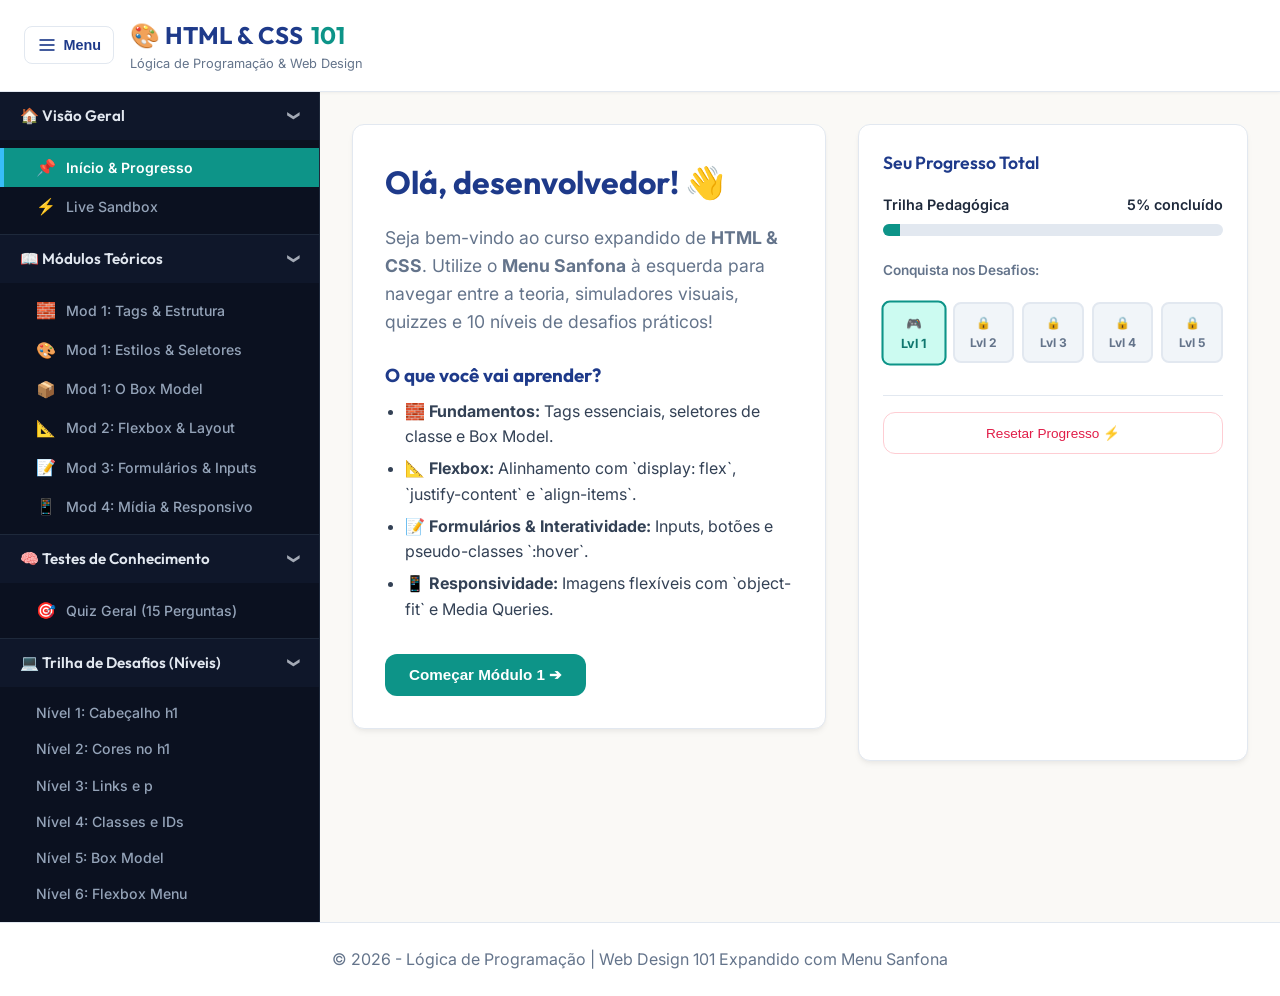
<file: Logica de Programação/1-Teoria/site-2(desenvolvimento-web)/index.html>
<!DOCTYPE html>
<html lang="pt-BR">
<head>
  <meta charset="UTF-8">
  <meta name="viewport" content="width=device-width, initial-scale=1.0">
  <meta name="description" content="Plataforma interativa para aprender desenvolvimento web com HTML, CSS, Flexbox, Formulários, Responsividade e validação DOM.">
  <title>HTML &amp; CSS 101 - Curso Expandido com Menu Sanfona</title>
  <link rel="stylesheet" href="style.css">
</head>
<body>

  <!-- CABEÇALHO SUPERIOR -->
  <header>
    <div class="header-brand">
      <button class="sidebar-toggle-btn" onclick="toggleSidebar()" id="btn-toggle-sidebar" title="Alternar Menu Sanfona">
        <svg width="20" height="20" viewBox="0 0 24 24" fill="none" stroke="currentColor" stroke-width="2"><line x1="3" y1="12" x2="21" y2="12"></line><line x1="3" y1="6" x2="21" y2="6"></line><line x1="3" y1="18" x2="21" y2="18"></line></svg>
        <span>Menu</span>
      </button>
      <div class="logo-section">
        <h1>🎨 HTML &amp; CSS <span>101</span></h1>
        <p>Lógica de Programação &amp; Web Design</p>
      </div>
    </div>
  </header>

  <!-- CONTAINER DO APLICATIVO (SIDEBAR SANFONA + WORKSPACE) -->
  <div class="app-container">

    <!-- BARRA LATERAL SANFONA (ACCORDION SIDEBAR) -->
    <aside class="sidebar" id="main-sidebar">
      
      <!-- Grupo 1: Visão Geral -->
      <div class="accordion-group open">
        <button class="accordion-header">
          <span>🏠 Visão Geral</span>
          <span class="chevron">❯</span>
        </button>
        <div class="accordion-body">
          <button class="nav-link active" data-tab="home">
            <span class="badge-icon">📌</span> Início &amp; Progresso
          </button>
          <button class="nav-link" data-tab="simulator">
            <span class="badge-icon">⚡</span> Live Sandbox
          </button>
        </div>
      </div>

      <!-- Grupo 2: Módulos de Teoria -->
      <div class="accordion-group open">
        <button class="accordion-header">
          <span>📖 Módulos Teóricos</span>
          <span class="chevron">❯</span>
        </button>
        <div class="accordion-body">
          <button class="nav-link" data-tab="theory" data-concept="html-basics">
            <span class="badge-icon">🧱</span> Mod 1: Tags &amp; Estrutura
          </button>
          <button class="nav-link" data-tab="theory" data-concept="css-basics">
            <span class="badge-icon">🎨</span> Mod 1: Estilos &amp; Seletores
          </button>
          <button class="nav-link" data-tab="theory" data-concept="box-model">
            <span class="badge-icon">📦</span> Mod 1: O Box Model
          </button>
          <button class="nav-link" data-tab="theory" data-concept="flexbox-alignment">
            <span class="badge-icon">📐</span> Mod 2: Flexbox &amp; Layout
          </button>
          <button class="nav-link" data-tab="theory" data-concept="forms-basics">
            <span class="badge-icon">📝</span> Mod 3: Formulários &amp; Inputs
          </button>
          <button class="nav-link" data-tab="theory" data-concept="media-queries">
            <span class="badge-icon">📱</span> Mod 4: Mídia &amp; Responsivo
          </button>
        </div>
      </div>

      <!-- Grupo 3: Quizzes -->
      <div class="accordion-group open">
        <button class="accordion-header">
          <span>🧠 Testes de Conhecimento</span>
          <span class="chevron">❯</span>
        </button>
        <div class="accordion-body">
          <button class="nav-link" data-tab="quiz">
            <span class="badge-icon">🎯</span> Quiz Geral (15 Perguntas)
          </button>
        </div>
      </div>

      <!-- Grupo 4: Trilha de Desafios (Níveis 1 a 10) -->
      <div class="accordion-group open">
        <button class="accordion-header">
          <span>💻 Trilha de Desafios (Níveis)</span>
          <span class="chevron">❯</span>
        </button>
        <div class="accordion-body">
          <button class="nav-link" data-tab="challenges" data-level="1">Nível 1: Cabeçalho h1</button>
          <button class="nav-link" data-tab="challenges" data-level="2">Nível 2: Cores no h1</button>
          <button class="nav-link" data-tab="challenges" data-level="3">Nível 3: Links e p</button>
          <button class="nav-link" data-tab="challenges" data-level="4">Nível 4: Classes e IDs</button>
          <button class="nav-link" data-tab="challenges" data-level="5">Nível 5: Box Model</button>
          <button class="nav-link" data-tab="challenges" data-level="6">Nível 6: Flexbox Menu</button>
          <button class="nav-link" data-tab="challenges" data-level="7">Nível 7: Efeito :hover</button>
          <button class="nav-link" data-tab="challenges" data-level="8">Nível 8: Form de Login</button>
          <button class="nav-link" data-tab="challenges" data-level="9">Nível 9: Imagem Circular</button>
          <button class="nav-link" data-tab="challenges" data-level="10">Nível 10: Card Completo</button>
        </div>
      </div>

      <!-- Grupo 5: Relatórios & Avaliação -->
      <div class="accordion-group open">
        <button class="accordion-header">
          <span>📋 Gestão &amp; Provas</span>
          <span class="chevron">❯</span>
        </button>
        <div class="accordion-body">
          <button class="nav-link" data-tab="report">
            <span class="badge-icon">📝</span> Relatório Escolar
          </button>
          <button class="nav-link" data-tab="exam">
            <span class="badge-icon">🔒</span> Avaliação 1
          </button>
        </div>
      </div>

    </aside>

    <!-- ÁREA PRINCIPAL DE CONTEÚDO (MAIN WORKSPACE) -->
    <main class="main-workspace">

      <!-- ABA 1: INÍCIO -->
      <section id="home-tab" class="tab-content active">
        <div class="welcome-grid">
          <div class="card welcome-box">
            <h2>Olá, desenvolvedor! 👋</h2>
            <p class="intro-text">
              Seja bem-vindo ao curso expandido de <strong>HTML &amp; CSS</strong>. 
              Utilize o <strong>Menu Sanfona</strong> à esquerda para navegar entre a teoria, simuladores visuais, quizzes e 10 níveis de desafios práticos!
            </p>
            
            <div style="margin-top: 1.5rem;">
              <h3 style="font-family: var(--font-title); color: var(--primary-navy); margin-bottom: 0.5rem;">O que você vai aprender?</h3>
              <ul style="margin-left: 1.25rem; display: flex; flex-direction: column; gap: 0.4rem; color: #334155;">
                <li>🧱 <strong>Fundamentos:</strong> Tags essenciais, seletores de classe e Box Model.</li>
                <li>📐 <strong>Flexbox:</strong> Alinhamento com `display: flex`, `justify-content` e `align-items`.</li>
                <li>📝 <strong>Formulários &amp; Interatividade:</strong> Inputs, botões e pseudo-classes `:hover`.</li>
                <li>📱 <strong>Responsividade:</strong> Imagens flexíveis com `object-fit` e Media Queries.</li>
              </ul>
            </div>
            
            <div style="margin-top: 2rem;">
              <button onclick="switchTab('theory')" class="primary-btn">Começar Módulo 1 ➔</button>
            </div>
          </div>
          
          <div class="stats-card">
            <div class="stats-header">Seu Progresso Total</div>
            
            <div>
              <div style="display: flex; justify-content: space-between; font-size: 0.9rem; font-weight: 600; margin-bottom: 0.25rem;">
                <span>Trilha Pedagógica</span>
                <span id="progress-percent-text">0% concluído</span>
              </div>
              <div class="progress-bar-container">
                <div class="progress-fill"></div>
              </div>
            </div>
            
            <div style="margin-top: 1.5rem;">
              <div style="font-weight: 600; font-size: 0.85rem; color: var(--text-light); margin-bottom: 0.5rem;">Conquista nos Desafios:</div>
              <div class="level-badge-container">
                <div class="level-badge" id="badge-lvl-1" onclick="switchTab('challenges'); selectChallenge(1);">1</div>
                <div class="level-badge" id="badge-lvl-2" onclick="switchTab('challenges'); selectChallenge(2);">2</div>
                <div class="level-badge" id="badge-lvl-3" onclick="switchTab('challenges'); selectChallenge(3);">3</div>
                <div class="level-badge" id="badge-lvl-4" onclick="switchTab('challenges'); selectChallenge(4);">4</div>
                <div class="level-badge" id="badge-lvl-5" onclick="switchTab('challenges'); selectChallenge(5);">5</div>
              </div>
            </div>
            
            <div style="margin-top: 2rem; border-top: 1px solid var(--border-color); padding-top: 1rem;">
              <button onclick="resetProgress()" class="btn-secondary" style="width: 100%; font-size: 0.85rem; color: var(--color-error); border-color: #FECDD3;">
                Resetar Progresso ⚡
              </button>
            </div>
          </div>
        </div>
        
        <div id="final-achievement-banner" class="achievement-banner" style="display: none; margin-top: 2rem;">
          <span class="achievement-icon">🏆</span>
          <div>
            <h3>Parabéns! Trilha Concluída com Sucesso!</h3>
            <p>Você completou todos os módulos de teoria, acertou os quizzes e venceu os 10 níveis dos desafios!</p>
          </div>
        </div>
      </section>

      <!-- ABA 2: TEORIA -->
      <section id="theory-tab" class="tab-content">
        <div class="card">
          <h2 class="card-title">📖 Guia de Teoria Interativa</h2>
          
          <div class="theory-nav">
            <button class="theory-tab-btn active" data-concept="html-basics">1. HTML Básico</button>
            <button class="theory-tab-btn" data-concept="css-basics">2. CSS &amp; Seletores</button>
            <button class="theory-tab-btn" data-concept="box-model">3. Box Model</button>
            <button class="theory-tab-btn" data-concept="flexbox-alignment">4. Flexbox</button>
          </div>
          
          <div class="theory-grid">
            <div>
              <div id="theory-content-html-basics" class="theory-body-content active">
                <h3 style="color: var(--primary-navy); margin-bottom: 0.5rem;">1. Estrutura e Tags HTML</h3>
                <p style="margin-bottom: 1rem; color: #334155;">O HTML organiza a estrutura de textos, links, imagens e blocos de uma página web.</p>
                <p class="code-snippet">&lt;h1&gt;Título da Página&lt;/h1&gt;\n&lt;p&gt;Este é um parágrafo de texto.&lt;/p&gt;</p>
              </div>
              
              <div id="theory-content-css-basics" class="theory-body-content">
                <h3 style="color: var(--primary-navy); margin-bottom: 0.5rem;">2. Estilos e Seletores CSS</h3>
                <p style="margin-bottom: 1rem; color: #334155;">O CSS colore, dimensiona e posiciona as tags HTML.</p>
                <p class="code-snippet">h1 { color: red; }\n.destaque { font-weight: bold; }</p>
              </div>

              <div id="theory-content-box-model" class="theory-body-content">
                <h3 style="color: var(--primary-navy); margin-bottom: 0.5rem;">3. O Box Model</h3>
                <p style="margin-bottom: 1rem; color: #334155;">Content, Padding (interno), Border (borda) e Margin (externo).</p>
              </div>

              <div id="theory-content-flexbox-alignment" class="theory-body-content">
                <h3 style="color: var(--primary-navy); margin-bottom: 0.5rem;">4. Flexbox (display: flex)</h3>
                <p style="margin-bottom: 1rem; color: #334155;">Alinhe elementos facilmente na horizontal ou vertical com `justify-content` e `align-items`.</p>
                <p class="code-snippet">.container {\n  display: flex;\n  justify-content: space-between;\n}</p>
              </div>
            </div>

            <div id="theory-flowchart-area" style="width: 100%;">
              <!-- Renderizado via JS -->
            </div>
          </div>
        </div>
      </section>

      <!-- ABA 3: SIMULADOR SANDBOX -->
      <section id="simulator-tab" class="tab-content">
        <div class="card" style="padding: 1.5rem;">
          <h2 class="card-title">⚡ Live Sandbox Simulator</h2>
          
          <div class="simulator-layout">
            <div class="sim-editor-column">
              <div class="editor-header">
                <span>Editor de Código HTML + CSS</span>
                <span class="lang">html/css</span>
              </div>
              <div class="sim-code-editor">
                <div class="editor-wrapper notranslate" translate="no" style="height: 100%;">
                  <textarea id="sim-code-editor-textarea" class="code-textarea" spellcheck="false" translate="no"></textarea>
                  <pre><code></code></pre>
                </div>
              </div>
            </div>
            
            <div class="sim-preview-column">
              <div class="sim-preview-header">
                <span>Visualização (Live Preview)</span>
                <span style="color: var(--text-light); font-size: 0.75rem;">LIVE iframe</span>
              </div>
              <iframe id="sim-live-preview-iframe" class="sim-preview-iframe"></iframe>
            </div>
          </div>
        </div>
      </section>

      <!-- ABA 4: QUIZ -->
      <section id="quiz-tab" class="tab-content">
        <div class="card" style="max-width: 800px; margin: 0 auto;">
          <h2 class="card-title">🧠 Teste de Conhecimentos (15 Questões)</h2>
          <div id="quiz-container">
            <!-- Renderizado via JS -->
          </div>
        </div>
      </section>

      <!-- ABA 5: DESAFIOS DE CÓDIGO -->
      <section id="challenges-tab" class="tab-content">
        <div class="challenges-grid">
          <div class="challenge-list">
            <div class="challenge-list-title">Trilha de Desafios</div>
            <div id="challenge-list-container">
              <!-- Gerado via JS (Níveis 1 a 10) -->
            </div>
          </div>
          
          <div class="card workspace-card" style="padding: 1.5rem;">
            <div class="challenge-desc">
              <h3 id="chal-title">Nível 1: Estruturando o Cabeçalho</h3>
              <p id="chal-description">Carregando...</p>
            </div>
            
            <div>
              <div class="editor-header">
                <span>Editor de Código (Desafios)</span>
                <span class="lang">html</span>
              </div>
              <div class="editor-container">
                <div class="editor-wrapper notranslate" translate="no">
                  <textarea id="chal-code-editor" class="code-textarea" spellcheck="false" translate="no" oninput="onCodeEditorInput(this.value); updateEditorHighlight(this, this.nextElementSibling)"></textarea>
                  <pre id="chal-code-highlight"><code></code></pre>
                </div>
              </div>
              
              <div class="editor-toolbar">
                <button onclick="resetChallengeCode()" class="btn-secondary">Resetar Código 🔄</button>
                <button onclick="runAndValidateCode()" class="primary-btn">Validar no DOM ⚡</button>
              </div>
            </div>
            
            <div id="chal-results-panel" class="results-panel"></div>
          </div>
        </div>
      </section>

      <!-- ABA 6: RELATÓRIO ESCOLAR -->
      <section id="report-tab" class="tab-content">
        <div class="card" style="max-width: 800px; margin: 0 auto;">
          <div id="report-form-area" style="margin-bottom: 2rem; border-bottom: 1px solid var(--border-color); padding-bottom: 1.5rem;">
            <h2 class="card-title">📝 Relatório de Desempenho Escolar</h2>
            <div style="display: flex; gap: 1rem; align-items: center; max-width: 500px;">
              <label for="student-name-input" style="font-weight: 600; color: var(--primary-navy); min-width: 120px;">Nome do Aluno:</label>
              <input type="text" id="student-name-input" placeholder="Ex: Maria Eduarda Silva" style="flex-grow: 1; padding: 0.6rem 1rem; border: 1px solid var(--border-color); border-radius: 6px; outline: none;" oninput="updateStudentName(this.value)">
            </div>
          </div>
          <div id="report-output-area"></div>
        </div>
      </section>

      <!-- ABA 7: AVALIAÇÃO PROTEGIDA POR SENHA -->
      <section id="exam-tab" class="tab-content">
        <div id="exam-auth-card" class="card" style="max-width: 500px; margin: 2rem auto; text-align: center;">
          <h2>🔒 Área Restrita: Avaliação 1</h2>
          <p style="color: var(--text-light); margin-bottom: 1.5rem;">Digite a senha fornecida pelo professor para liberar a prova.</p>
          <div style="display: flex; flex-direction: column; gap: 1rem; align-items: center;">
            <input type="password" id="exam-password-input" placeholder="Digite a senha de acesso" style="width: 100%; max-width: 300px; padding: 0.6rem; border: 1px solid var(--border-color); border-radius: 6px; text-align: center;">
            <button onclick="unlockExam()" class="primary-btn">Acessar Prova ➔</button>
            <div id="exam-auth-error" style="color: var(--color-error); display: none;">Senha incorreta!</div>
          </div>
        </div>

        <div id="exam-content-card" style="display: none;">
          <div class="card" style="max-width: 800px; margin: 0 auto 2rem;">
            <h2>📝 Identificação das Duplas</h2>
            <div style="display: flex; flex-direction: column; gap: 1rem; max-width: 600px;">
              <input type="text" id="exam-student-name-1" placeholder="Nome Completo do Aluno 1" style="padding: 0.6rem; border: 1px solid var(--border-color); border-radius: 6px;" oninput="onExamNameChange()">
              <input type="text" id="exam-student-name-2" placeholder="Nome Completo do Aluno 2 (Opcional)" style="padding: 0.6rem; border: 1px solid var(--border-color); border-radius: 6px;" oninput="onExamNameChange()">
            </div>
          </div>

          <div class="exam-workspace-container" id="exam-questions-area" style="display: none; max-width: 1200px; margin: 0 auto;">
            <div class="challenges-grid">
              <div class="challenge-list">
                <div class="challenge-list-title" style="background-color: var(--primary-navy); color: white;">Questões</div>
                <div id="exam-list-container"></div>
              </div>

              <div class="card workspace-card" style="padding: 1.5rem;">
                <div class="challenge-desc">
                  <h3 id="exam-q-title">Questão 1</h3>
                  <p id="exam-q-description">Carregando...</p>
                </div>

                <div>
                  <div class="editor-header" style="background-color: var(--primary-navy);">
                    <span>Editor da Avaliação</span>
                    <span class="lang">html</span>
                  </div>
                  <div class="editor-container">
                    <div class="editor-wrapper notranslate" translate="no">
                      <textarea id="exam-code-editor" class="code-textarea" spellcheck="false" translate="no" oninput="onExamCodeInput(this.value); updateEditorHighlight(this, this.nextElementSibling)"></textarea>
                      <pre id="exam-code-highlight"><code></code></pre>
                    </div>
                  </div>
                  <div class="editor-toolbar">
                    <button onclick="runAndValidateExamCode()" class="primary-btn" style="background-color: var(--primary-navy);">Testar Código ⚡</button>
                  </div>
                </div>

                <div id="exam-results-panel" class="results-panel"></div>
              </div>
            </div>

            <div style="margin-top: 2rem; display: flex; justify-content: space-between; align-items: center; background: white; padding: 1.5rem; border-radius: 12px; border: 1px solid var(--border-color);">
              <div>
                <h4>Revisar e Finalizar</h4>
                <p style="color: var(--text-light); font-size: 0.85rem;">Confira suas questões antes de concluir.</p>
              </div>
              <button onclick="openExamReview()" class="primary-btn" style="background-color: var(--accent-teal);">Entregar Avaliação ➔</button>
            </div>
          </div>
        </div>

        <div id="exam-review-modal" class="modal-backdrop" style="display: none;">
          <div class="modal-content">
            <div class="modal-header">
              <h3>📋 Revisão da Avaliação 1</h3>
              <button onclick="closeExamReview()" class="close-btn">&times;</button>
            </div>
            <div class="modal-body">
              <p>Confirme a entrega final da sua prova.</p>
            </div>
            <div class="modal-footer">
              <button onclick="closeExamReview()" class="btn-secondary">Voltar</button>
              <button onclick="submitExamFinal()" class="primary-btn">Confirmar Envio ✉️</button>
            </div>
          </div>
        </div>

        <div id="exam-success-card" class="card" style="display: none; text-align: center; max-width: 600px; margin: 2rem auto;">
          <h2>🎉 Prova Entregue com Sucesso!</h2>
          <p style="color: var(--text-light); margin-top: 1rem;">O relatório da dupla foi gerado e registrado.</p>
        </div>
      </section>

    </main>
  </div>

  <!-- RODAPÉ -->
  <footer style="text-align: center; padding: 1.5rem; color: var(--text-light); border-top: 1px solid var(--border-color); background-color: var(--bg-card);">
    <p>&copy; 2026 - Lógica de Programação | Web Design 101 Expandido com Menu Sanfona</p>
  </footer>

  <!-- Scripts -->
  <script src="data.js"></script>
  <script src="validator.js"></script>
  <script src="app.js"></script>
</body>
</html>
</file>
<file: style.css>
/* Importação de fontes modernas e amigáveis */
@import url('https://fonts.googleapis.com/css2?family=Inter:wght@300;400;500;600;700&family=Outfit:wght@400;500;600;700&family=JetBrains+Mono:wght@400;500;600&display=swap');

/* Variáveis do Design System */
:root {
  --bg-cream: #FAF9F6;
  --bg-card: #FFFFFF;
  --text-main: #1E293B;
  --text-light: #64748B;
  
  /* Cores de Destaque */
  --primary-navy: #1B365D;
  --primary-hover: #122543;
  --accent-teal: #0D9488;
  --accent-teal-light: #CCFBF1;
  --accent-teal-hover: #0F766E;
  
  /* Estados */
  --color-success: #10B981;
  --color-success-bg: #D1FAE5;
  --color-error: #E11D48;
  --color-error-bg: #FFE4E6;
  --color-warning: #D97706;
  --color-warning-bg: #FEF3C7;
  
  /* Bordas e Sombras */
  --border-color: #E2E8F0;
  --border-radius-sm: 8px;
  --border-radius-md: 12px;
  --border-radius-lg: 20px;
  
  --shadow-sm: 0 1px 3px 0 rgba(0, 0, 0, 0.05);
  --shadow-md: 0 4px 6px -1px rgba(0, 0, 0, 0.05), 0 2px 4px -1px rgba(0, 0, 0, 0.03);
  --shadow-lg: 0 10px 15px -3px rgba(0, 0, 0, 0.05), 0 4px 6px -2px rgba(0, 0, 0, 0.02);
  --shadow-premium: 0 20px 25px -5px rgba(27, 54, 93, 0.03), 0 10px 10px -5px rgba(27, 54, 93, 0.02);
  
  /* Fontes */
  --font-title: 'Outfit', 'Inter', sans-serif;
  --font-body: 'Inter', sans-serif;
  --font-code: 'JetBrains Mono', monospace;
}

/* Reset e Base */
* {
  margin: 0;
  padding: 0;
  box-sizing: border-box;
}

body {
  font-family: var(--font-body);
  background-color: var(--bg-cream);
  color: var(--text-main);
  line-height: 1.6;
  -webkit-font-smoothing: antialiased;
}

/* Layout Geral */
header {
  background-color: var(--bg-card);
  border-bottom: 1px solid var(--border-color);
  padding: 1.5rem 2rem;
  position: sticky;
  top: 0;
  z-index: 100;
  box-shadow: var(--shadow-sm);
}

.header-container {
  max-width: 1200px;
  margin: 0 auto;
  display: flex;
  justify-content: space-between;
  align-items: center;
  flex-wrap: wrap;
  gap: 1rem;
}

.logo-section h1 {
  font-family: var(--font-title);
  color: var(--primary-navy);
  font-size: 1.8rem;
  font-weight: 700;
  display: flex;
  align-items: center;
  gap: 0.5rem;
}

.logo-section h1 span {
  color: var(--accent-teal);
}

.logo-section p {
  color: var(--text-light);
  font-size: 0.875rem;
}

/* Navegação por Abas */
nav {
  display: flex;
  gap: 0.5rem;
}

.tab-btn {
  background: none;
  border: 1px solid transparent;
  padding: 0.6rem 1.2rem;
  font-family: var(--font-body);
  font-weight: 500;
  color: var(--text-light);
  border-radius: var(--border-radius-lg);
  cursor: pointer;
  font-size: 0.95rem;
  display: flex;
  align-items: center;
  gap: 0.5rem;
  transition: all 0.2s ease;
}

.tab-btn:hover {
  background-color: #F1F5F9;
  color: var(--primary-navy);
}

.tab-btn.active {
  background-color: var(--primary-navy);
  color: #FFFFFF;
  box-shadow: var(--shadow-md);
}

/* Container Principal */
main {
  max-width: 1200px;
  margin: 2rem auto;
  padding: 0 1.5rem;
}

.tab-content {
  display: none;
  animation: fadeIn 0.3s ease-in-out;
}

.tab-content.active {
  display: block;
}

@keyframes fadeIn {
  from { opacity: 0; transform: translateY(10px); }
  to { opacity: 1; transform: translateY(0); }
}

/* Cartões (Cards) */
.card {
  background-color: var(--bg-card);
  border: 1px solid var(--border-color);
  border-radius: var(--border-radius-md);
  padding: 2rem;
  margin-bottom: 2rem;
  box-shadow: var(--shadow-md);
}

.card-title {
  font-family: var(--font-title);
  color: var(--primary-navy);
  font-size: 1.5rem;
  margin-bottom: 1rem;
  font-weight: 600;
}

/* Aba 1: Início (Home) */
.welcome-grid {
  display: grid;
  grid-template-columns: 2fr 1fr;
  gap: 2rem;
}

@media (max-width: 768px) {
  .welcome-grid {
    grid-template-columns: 1fr;
  }
}

.welcome-box h2 {
  font-family: var(--font-title);
  font-size: 2.2rem;
  color: var(--primary-navy);
  margin-bottom: 1rem;
  line-height: 1.2;
}

.welcome-box p.intro-text {
  font-size: 1.15rem;
  color: var(--text-light);
  margin-bottom: 1.5rem;
}

.stats-card {
  background-color: var(--bg-card);
  border: 1px solid var(--border-color);
  border-radius: var(--border-radius-md);
  padding: 1.5rem;
  box-shadow: var(--shadow-md);
  display: flex;
  flex-direction: column;
  justify-content: space-between;
}

.stats-header {
  font-family: var(--font-title);
  font-weight: 600;
  color: var(--primary-navy);
  margin-bottom: 1rem;
  font-size: 1.1rem;
}

.progress-bar-container {
  background-color: #E2E8F0;
  border-radius: 9999px;
  height: 12px;
  width: 100%;
  overflow: hidden;
  margin: 0.5rem 0;
}

.progress-fill {
  background-color: var(--accent-teal);
  height: 100%;
  width: 0%;
  transition: width 0.5s ease-out;
}

.level-badge-container {
  display: grid;
  grid-template-columns: repeat(5, 1fr);
  gap: 0.5rem;
  margin-top: 1.5rem;
}

.level-badge {
  aspect-ratio: 1;
  border-radius: var(--border-radius-sm);
  background-color: #F1F5F9;
  border: 2px solid #E2E8F0;
  display: flex;
  flex-direction: column;
  justify-content: center;
  align-items: center;
  font-weight: bold;
  color: var(--text-light);
  cursor: pointer;
  transition: all 0.2s ease;
}

.level-badge.unlocked {
  background-color: #F0FDF4;
  border-color: #86EFAC;
  color: #16A34A;
}

.level-badge.current {
  background-color: var(--accent-teal-light);
  border-color: var(--accent-teal);
  color: var(--accent-teal-hover);
  transform: scale(1.05);
}

.level-badge:hover {
  transform: translateY(-3px);
}

/* Aba 2: Teoria */
.theory-nav {
  display: flex;
  gap: 1rem;
  margin-bottom: 2rem;
  border-bottom: 1px solid var(--border-color);
  padding-bottom: 0.5rem;
}

.theory-tab-btn {
  background: none;
  border: none;
  padding: 0.5rem 1rem;
  font-weight: 600;
  font-size: 1.1rem;
  color: var(--text-light);
  cursor: pointer;
  position: relative;
}

.theory-tab-btn.active {
  color: var(--accent-teal);
}

.theory-tab-btn.active::after {
  content: '';
  position: absolute;
  bottom: -9px;
  left: 0;
  right: 0;
  height: 3px;
  background-color: var(--accent-teal);
  border-top-left-radius: 3px;
  border-top-right-radius: 3px;
}

.theory-body-content {
  display: none;
}

.theory-body-content.active {
  display: block;
}

.theory-grid {
  display: grid;
  grid-template-columns: 1fr 1fr;
  gap: 2rem;
}

@media (max-width: 768px) {
  .theory-grid {
    grid-template-columns: 1fr;
  }
}

.code-snippet {
  background-color: #1E293B;
  color: #F8FAFC;
  padding: 1.5rem;
  border-radius: var(--border-radius-md);
  font-family: var(--font-code);
  font-size: 0.95rem;
  overflow-x: auto;
  box-shadow: var(--shadow-md);
  border-left: 4px solid var(--accent-teal);
}

/* Fluxograma Interativo na Teoria */
.flowchart-card {
  background-color: #F8FAFC;
  border: 1px solid var(--border-color);
  border-radius: var(--border-radius-md);
  padding: 1.5rem;
  display: flex;
  flex-direction: column;
  align-items: center;
  justify-content: center;
}

.flowchart-container {
  display: flex;
  flex-direction: column;
  align-items: center;
  width: 100%;
  gap: 1.5rem;
}

.flow-node {
  background-color: var(--bg-card);
  border: 2px solid var(--border-color);
  border-radius: var(--border-radius-sm);
  padding: 0.8rem 1.5rem;
  font-weight: 500;
  font-size: 0.95rem;
  box-shadow: var(--shadow-sm);
  transition: all 0.3s ease;
  position: relative;
  text-align: center;
}

.flow-node.diamond {
  background-color: #FFFBEB;
  border-color: #FDE047;
  transform: rotate(0deg);
  border-radius: 12px; /* Emulação de losango mais suave */
}

.flow-node.diamond::before {
  content: 'Se...';
  position: absolute;
  top: -10px;
  left: 10px;
  font-size: 0.75rem;
  background-color: #FEF3C7;
  color: #D97706;
  padding: 1px 6px;
  border-radius: 4px;
  font-weight: bold;
}

.flow-node.active {
  border-color: var(--accent-teal);
  box-shadow: 0 0 12px rgba(13, 148, 136, 0.4);
  transform: scale(1.05);
}

.flow-arrow {
  width: 2px;
  height: 25px;
  background-color: var(--border-color);
  position: relative;
  transition: background-color 0.3s ease;
}

.flow-arrow::after {
  content: '';
  position: absolute;
  bottom: -3px;
  left: -4px;
  border-left: 5px solid transparent;
  border-right: 5px solid transparent;
  border-top: 6px solid var(--border-color);
}

.flow-arrow.active {
  background-color: var(--accent-teal);
}

.flow-arrow.active::after {
  border-top-color: var(--accent-teal);
}

.flow-branch-container {
  display: flex;
  gap: 3rem;
  width: 100%;
  justify-content: center;
}

.flow-branch {
  display: flex;
  flex-direction: column;
  align-items: center;
  position: relative;
}

.branch-label {
  font-size: 0.8rem;
  font-weight: bold;
  color: var(--text-light);
  margin-bottom: 0.25rem;
}

.branch-label.yes { color: var(--color-success); }
.branch-label.no { color: var(--color-error); }

/* Aba 3: Simulador */
.simulator-layout {
  display: grid;
  grid-template-columns: 1fr 1fr;
  gap: 2rem;
}

@media (max-width: 768px) {
  .simulator-layout {
    grid-template-columns: 1fr;
  }
}

.controls-card {
  display: flex;
  flex-direction: column;
  gap: 1.5rem;
}

.control-item {
  background-color: #F8FAFC;
  border: 1px solid var(--border-color);
  border-radius: var(--border-radius-sm);
  padding: 1.2rem;
}

.control-item label {
  display: block;
  font-weight: 600;
  color: var(--primary-navy);
  margin-bottom: 0.5rem;
  font-size: 1.05rem;
}

.control-slider-container {
  display: flex;
  align-items: center;
  gap: 1rem;
}

.control-slider {
  flex-grow: 1;
  accent-color: var(--accent-teal);
  height: 6px;
  cursor: pointer;
}

.control-value {
  font-family: var(--font-code);
  font-weight: bold;
  font-size: 1.2rem;
  color: var(--accent-teal);
  min-width: 60px;
  text-align: right;
}

.btn-group {
  display: flex;
  gap: 0.5rem;
}

.btn-choice {
  flex-grow: 1;
  background-color: #FFFFFF;
  border: 1px solid var(--border-color);
  border-radius: var(--border-radius-sm);
  padding: 0.6rem;
  cursor: pointer;
  font-weight: 500;
  transition: all 0.2s ease;
}

.btn-choice:hover {
  background-color: #F1F5F9;
}

.btn-choice.active {
  background-color: var(--accent-teal);
  color: #FFFFFF;
  border-color: var(--accent-teal);
}

.sim-code-card {
  display: flex;
  flex-direction: column;
}

.sim-code-editor {
  background-color: #1E293B;
  border-radius: var(--border-radius-md);
  padding: 1.5rem;
  color: #F8FAFC;
  font-family: var(--font-code);
  font-size: 1rem;
  position: relative;
  overflow-x: auto;
  min-height: 200px;
}

.sim-line {
  padding: 2px 8px;
  border-radius: 4px;
  transition: background-color 0.25s ease;
  white-space: pre;
}

.sim-line.active {
  background-color: rgba(13, 148, 136, 0.3);
  border-left: 3px solid var(--accent-teal);
  padding-left: 5px; /* Compensa a borda lateral */
}

.sim-console {
  margin-top: 1.5rem;
  background-color: #0F172A;
  border-radius: var(--border-radius-sm);
  padding: 1rem;
  font-family: var(--font-code);
  color: #38BDF8;
  border: 1px solid #334155;
  min-height: 80px;
  position: relative;
}

.sim-console::before {
  content: 'SAÍDA DO CONSOLE:';
  position: absolute;
  top: -10px;
  left: 10px;
  font-size: 0.7rem;
  background-color: #334155;
  color: #94A3B8;
  padding: 1px 6px;
  border-radius: 4px;
  font-weight: bold;
}

/* Aba 4: Quiz */
.quiz-progress-text {
  color: var(--text-light);
  margin-bottom: 0.5rem;
  font-weight: 500;
}

.quiz-question {
  font-size: 1.25rem;
  font-weight: 600;
  color: var(--primary-navy);
  margin-bottom: 1.5rem;
}

.quiz-code-block {
  background-color: #F8FAFC;
  border: 1px solid var(--border-color);
  padding: 1rem;
  border-radius: var(--border-radius-sm);
  font-family: var(--font-code);
  font-size: 0.95rem;
  white-space: pre-wrap;
  margin-bottom: 1.5rem;
  color: #334155;
}

.quiz-options {
  display: flex;
  flex-direction: column;
  gap: 0.75rem;
}

.quiz-option {
  background-color: var(--bg-card);
  border: 2px solid var(--border-color);
  border-radius: var(--border-radius-sm);
  padding: 1rem 1.25rem;
  cursor: pointer;
  text-align: left;
  font-size: 1rem;
  font-family: var(--font-body);
  transition: all 0.2s ease;
  position: relative;
  white-space: pre-wrap; /* Preserva espaços múltiplos e quebras de linha */
}

.quiz-option.code-font {
  font-family: var(--font-code);
  font-size: 0.9rem;
  background-color: #F8FAFC;
}

.quiz-option:hover {
  border-color: var(--accent-teal);
  background-color: #F0FDF4;
}

.quiz-option.correct {
  border-color: var(--color-success);
  background-color: var(--color-success-bg);
  color: #065F46;
  font-weight: 500;
}

.quiz-option.incorrect {
  border-color: var(--color-error);
  background-color: var(--color-error-bg);
  color: #991B1B;
}

.quiz-feedback {
  margin-top: 1.5rem;
  padding: 1.2rem;
  border-radius: var(--border-radius-sm);
  display: none;
  animation: fadeIn 0.2s ease;
}

.quiz-feedback.success {
  display: block;
  background-color: var(--color-success-bg);
  border-left: 4px solid var(--color-success);
  color: #065F46;
}

.quiz-feedback.error {
  display: block;
  background-color: var(--color-error-bg);
  border-left: 4px solid var(--color-error);
  color: #991B1B;
}

.quiz-actions {
  margin-top: 1.5rem;
  display: flex;
  justify-content: flex-end;
}

.primary-btn {
  background-color: var(--accent-teal);
  color: #FFFFFF;
  border: none;
  padding: 0.75rem 1.5rem;
  border-radius: var(--border-radius-md);
  font-weight: 600;
  cursor: pointer;
  transition: all 0.2s ease;
  display: flex;
  align-items: center;
  gap: 0.5rem;
  font-size: 1rem;
}

.primary-btn:hover {
  background-color: var(--accent-teal-hover);
  transform: translateY(-1px);
}

.primary-btn:active {
  transform: translateY(1px);
}

/* Aba 5: Desafios de Código */
.challenges-grid {
  display: grid;
  grid-template-columns: 280px 1fr;
  gap: 1.5rem;
}

@media (max-width: 900px) {
  .challenges-grid {
    grid-template-columns: 1fr;
  }
}

.challenge-list {
  background-color: var(--bg-card);
  border: 1px solid var(--border-color);
  border-radius: var(--border-radius-md);
  padding: 1rem;
  box-shadow: var(--shadow-sm);
}

.challenge-list-title {
  font-family: var(--font-title);
  color: var(--primary-navy);
  font-size: 1.1rem;
  font-weight: 600;
  margin-bottom: 0.75rem;
  padding-bottom: 0.5rem;
  border-bottom: 1px solid var(--border-color);
}

.challenge-item {
  width: 100%;
  text-align: left;
  background: none;
  border: 1px solid transparent;
  padding: 0.75rem 1rem;
  border-radius: var(--border-radius-sm);
  cursor: pointer;
  font-size: 0.95rem;
  font-weight: 500;
  color: var(--text-light);
  display: flex;
  justify-content: space-between;
  align-items: center;
  transition: all 0.2s ease;
  margin-bottom: 0.25rem;
}

.challenge-item:hover {
  background-color: #F1F5F9;
  color: var(--primary-navy);
}

.challenge-item.active {
  background-color: var(--primary-navy);
  color: #FFFFFF;
}

.challenge-item.completed::after {
  content: '✓';
  color: var(--color-success);
  font-weight: bold;
  font-size: 1.1rem;
}

.challenge-item.active.completed::after {
  color: #FFFFFF;
}

.workspace-card {
  display: grid;
  grid-template-columns: 1fr;
  gap: 1.5rem;
}

.challenge-desc {
  background-color: #F8FAFC;
  border: 1px solid var(--border-color);
  border-radius: var(--border-radius-sm);
  padding: 1.5rem;
}

.challenge-desc h3 {
  font-family: var(--font-title);
  color: var(--primary-navy);
  margin-bottom: 0.5rem;
  font-size: 1.2rem;
}

.challenge-desc p {
  color: #334155;
  font-size: 0.95rem;
  margin-bottom: 0.5rem;
}

.editor-header {
  background-color: #334155;
  color: #F8FAFC;
  padding: 0.5rem 1rem;
  border-top-left-radius: var(--border-radius-sm);
  border-top-right-radius: var(--border-radius-sm);
  font-family: var(--font-title);
  font-weight: 500;
  font-size: 0.85rem;
  display: flex;
  justify-content: space-between;
  align-items: center;
}

.editor-header span.lang {
  background-color: #1E293B;
  padding: 2px 8px;
  border-radius: 4px;
  font-size: 0.75rem;
}

.editor-container {
  position: relative;
  border-bottom-left-radius: var(--border-radius-sm);
  border-bottom-right-radius: var(--border-radius-sm);
  overflow: hidden;
  box-shadow: var(--shadow-md);
}

.code-textarea {
  width: 100%;
  height: 200px;
  background-color: #1E293B;
  color: #F8FAFC;
  font-family: var(--font-code);
  font-size: 1rem;
  padding: 1rem;
  border: none;
  resize: vertical;
  outline: none;
  line-height: 1.5;
}

.editor-toolbar {
  margin-top: 1rem;
  display: flex;
  justify-content: space-between;
  align-items: center;
  flex-wrap: wrap;
  gap: 1rem;
}

.btn-secondary {
  background-color: #FFFFFF;
  border: 1px solid var(--border-color);
  color: var(--text-main);
  padding: 0.75rem 1.5rem;
  border-radius: var(--border-radius-md);
  font-weight: 500;
  cursor: pointer;
  transition: all 0.2s ease;
}

.btn-secondary:hover {
  background-color: #F1F5F9;
}

/* Painel de Resultados do Desafio */
.results-panel {
  display: none;
  margin-top: 1.5rem;
  background-color: #F8FAFC;
  border: 1px solid var(--border-color);
  border-radius: var(--border-radius-sm);
  padding: 1.5rem;
  animation: fadeIn 0.2s ease;
}

.results-panel.visible {
  display: block;
}

.results-header {
  font-weight: 600;
  margin-bottom: 1rem;
  font-family: var(--font-title);
  font-size: 1.1rem;
  display: flex;
  align-items: center;
  gap: 0.5rem;
}

.test-cases-summary {
  display: flex;
  flex-direction: column;
  gap: 0.75rem;
}

.test-case-row {
  background-color: var(--bg-card);
  border: 1px solid var(--border-color);
  border-radius: var(--border-radius-sm);
  padding: 0.75rem 1rem;
  display: flex;
  justify-content: space-between;
  align-items: center;
  flex-wrap: wrap;
  gap: 0.5rem;
}

.test-case-row.pass {
  border-left: 4px solid var(--color-success);
}

.test-case-row.fail {
  border-left: 4px solid var(--color-error);
}

.test-case-info {
  display: flex;
  align-items: center;
  gap: 0.5rem;
}

.status-indicator {
  padding: 2px 8px;
  border-radius: 4px;
  font-weight: bold;
  font-size: 0.75rem;
}

.status-indicator.pass {
  background-color: var(--color-success-bg);
  color: #065F46;
}

.status-indicator.fail {
  background-color: var(--color-error-bg);
  color: #991B1B;
}

.test-case-details {
  width: 100%;
  background-color: #F1F5F9;
  padding: 0.75rem;
  border-radius: var(--border-radius-sm);
  font-family: var(--font-code);
  font-size: 0.85rem;
  margin-top: 0.5rem;
  display: none;
}

.test-case-details.visible {
  display: block;
}

.toggle-details-btn {
  background: none;
  border: none;
  color: var(--accent-teal);
  cursor: pointer;
  font-size: 0.85rem;
  font-weight: 500;
  text-decoration: underline;
}

.toggle-details-btn:hover {
  color: var(--accent-teal-hover);
}

/* Alerta de erro de compilação */
.compiler-error-box {
  background-color: var(--color-error-bg);
  border-left: 4px solid var(--color-error);
  color: #991B1B;
  padding: 1rem;
  border-radius: var(--border-radius-sm);
  margin-bottom: 1.5rem;
  font-family: var(--font-code);
  font-size: 0.9rem;
  white-space: pre-wrap;
}

/* Sucesso Geral (Modal ou Caixa) */
.achievement-banner {
  background-color: var(--accent-teal-light);
  border: 1px solid var(--accent-teal);
  border-radius: var(--border-radius-md);
  padding: 1.5rem;
  display: flex;
  align-items: center;
  gap: 1.5rem;
  margin-bottom: 2rem;
  animation: bounceIn 0.6s cubic-bezier(0.175, 0.885, 0.32, 1.275);
}

@keyframes bounceIn {
  0% { transform: scale(0.3); opacity: 0; }
  50% { transform: scale(1.05); opacity: 0.8; }
  70% { transform: scale(0.9); }
  100% { transform: scale(1); opacity: 1; }
}

.achievement-icon {
  font-size: 3rem;
}

.achievement-text h3 {
  font-family: var(--font-title);
  color: var(--accent-teal-hover);
  margin-bottom: 0.25rem;
}

.achievement-text p {
  color: #0F766E;
  font-size: 0.95rem;
}

/* Utilitários didáticos adicionais */
.highlight-term {
  background-color: #FFFBEB;
  border-bottom: 2px dashed #F59E0B;
  padding: 0 4px;
  font-weight: 500;
}

.success-badge-large {
  width: 100px;
  height: 100px;
  background-color: var(--accent-teal-light);
  border: 4px solid var(--accent-teal);
  border-radius: 50%;
  display: flex;
  justify-content: center;
  align-items: center;
  font-size: 3rem;
  margin: 1.5rem auto;
  animation: pulse 2s infinite;
}

@keyframes pulse {
  0% { box-shadow: 0 0 0 0 rgba(13, 148, 136, 0.4); }
  70% { box-shadow: 0 0 0 15px rgba(13, 148, 136, 0); }
  100% { box-shadow: 0 0 0 0 rgba(13, 148, 136, 0); }
}

/* Estilos de Impressão do Relatório */
@media print {
  body {
    background-color: #FFFFFF !important;
    color: #000000 !important;
  }
  
  header, nav, footer, .tab-btn, .editor-toolbar, #reset-progress-btn, .btn-secondary, .primary-btn, #report-form-area, .btn-choice, .sim-console::before {
    display: none !important;
  }
  
  main {
    margin: 0 !important;
    padding: 0 !important;
  }
  
  .tab-content {
    display: none !important;
  }
  
  #report-tab {
    display: block !important;
  }
  
  .card {
    border: none !important;
    box-shadow: none !important;
    padding: 0 !important;
    margin: 0 !important;
  }
  
  .print-only-border {
    border: 2px solid #1B365D !important;
    padding: 2rem !important;
    border-radius: 12px !important;
  }
}

/* --- Estilos para o Modal da Avaliação 1 --- */
.modal-backdrop {
  position: fixed;
  top: 0;
  left: 0;
  width: 100vw;
  height: 100vh;
  background-color: rgba(15, 23, 42, 0.6);
  backdrop-filter: blur(4px);
  display: flex;
  justify-content: center;
  align-items: center;
  z-index: 1000;
  animation: fadeIn 0.3s ease;
}

.modal-content {
  background-color: #FFFFFF;
  border-radius: var(--border-radius-md);
  box-shadow: 0 20px 25px -5px rgba(0, 0, 0, 0.1), 0 10px 10px -5px rgba(0, 0, 0, 0.04);
  width: 90%;
  max-width: 850px;
  display: flex;
  flex-direction: column;
  animation: slideUp 0.3s cubic-bezier(0.16, 1, 0.3, 1);
  overflow: hidden;
  border: 1px solid var(--border-color);
}

.modal-header {
  padding: 1.25rem 1.5rem;
  border-bottom: 1px solid var(--border-color);
  display: flex;
  justify-content: space-between;
  align-items: center;
  background-color: var(--bg-cream);
}

.modal-body {
  padding: 1.5rem;
  overflow-y: auto;
  max-height: 65vh;
}

.modal-footer {
  padding: 1rem 1.5rem;
  border-top: 1px solid var(--border-color);
  display: flex;
  justify-content: flex-end;
  gap: 1rem;
  background-color: var(--bg-cream);
}

.close-btn {
  background: none;
  border: none;
  font-size: 1.75rem;
  font-weight: bold;
  color: var(--text-light);
  cursor: pointer;
  line-height: 1;
  transition: color 0.2s;
}

.close-btn:hover {
  color: var(--color-error);
}

/* Layout específico do workspace do Exam */
.exam-workspace-container {
  animation: fadeIn 0.3s ease;
}

#exam-review-questions-list .review-q-item {
  margin-bottom: 1.5rem;
  border: 1px solid var(--border-color);
  border-radius: var(--border-radius-sm);
  overflow: hidden;
}

#exam-review-questions-list .review-q-header {
  background-color: var(--bg-cream);
  padding: 0.75rem 1rem;
  font-weight: 600;
  color: var(--primary-navy);
  border-bottom: 1px solid var(--border-color);
  display: flex;
  justify-content: space-between;
  align-items: center;
}

#exam-review-questions-list .review-q-body {
  padding: 1rem;
  background-color: #FFFFFF;
}

#exam-review-questions-list .review-q-code {
  background-color: #1E293B;
  color: #F8FAFC;
  padding: 0.75rem;
  border-radius: 4px;
  font-family: var(--font-code);
  font-size: 0.9rem;
  white-space: pre-wrap;
  margin-top: 0.5rem;
  border-left: 3px solid var(--primary-navy);
}

@keyframes slideUp {
  from { transform: translateY(20px); opacity: 0; }
  to { transform: translateY(0); opacity: 1; }
}

@keyframes fadeIn {
  from { opacity: 0; }
  to { opacity: 1; }
}

/* --- Estilos do Editor e Highlight (VS Code Style) --- */
.editor-wrapper {
  position: relative;
  width: 100%;
  height: 200px;
  background-color: #1E293B;
  box-sizing: border-box;
  overflow: hidden;
}

.editor-wrapper textarea,
.editor-wrapper pre {
  position: absolute;
  top: 0;
  left: 0;
  width: 100%;
  height: 100%;
  margin: 0;
  padding: 1rem;
  font-family: var(--font-code) !important;
  font-size: 0.95rem !important;
  line-height: 1.5 !important;
  white-space: pre !important;
  overflow: auto !important;
  box-sizing: border-box !important;
  border: none !important;
  outline: none !important;
  -webkit-font-smoothing: antialiased;
  -moz-osx-font-smoothing: grayscale;
}

.editor-wrapper textarea {
  color: transparent !important;
  background: transparent !important;
  caret-color: #38BDF8 !important; /* Cursor azul claro como no VS Code */
  resize: none !important;
  z-index: 2;
  word-wrap: normal !important;
  user-select: text !important;
  -webkit-user-select: text !important;
  -moz-user-select: text !important;
  -ms-user-select: text !important;
}

.editor-wrapper pre {
  color: #E2E8F0;
  z-index: 1;
  pointer-events: none;
  scrollbar-width: none !important;
  user-select: none !important;
  -webkit-user-select: none !important;
  -moz-user-select: none !important;
  -ms-user-select: none !important;
}

.editor-wrapper pre::-webkit-scrollbar {
  display: none !important;
}

.editor-wrapper pre code {
  font-family: inherit !important;
  font-size: inherit !important;
  line-height: inherit !important;
  white-space: inherit !important;
  color: inherit !important;
  background: transparent !important;
  padding: 0 !important;
  user-select: none !important;
  -webkit-user-select: none !important;
  -moz-user-select: none !important;
  -ms-user-select: none !important;
}

/* Palavras-chave: if, elif, else, and, or, not, True, False */
.hl-keyword {
  color: #F43F5E !important;
  font-weight: 600;
}

/* Funções integradas: print */
.hl-builtin {
  color: #F59E0B !important;
}

/* Números */
.hl-number {
  color: #A7F3D0 !important;
}

/* Strings */
.hl-string {
  color: #34D399 !important;
}

/* Comentários */
.hl-comment {
  color: #64748B !important;
  font-style: italic !important;
}

/* Variáveis */
.hl-variable {
  color: #93C5FD !important;
}

/* --- Layout da Sidebar (Menu Sanfona) --- */
.app-container {
  display: flex;
  max-width: 1400px;
  margin: 0 auto;
  gap: 2rem;
  padding: 0 1rem;
}

main {
  flex-grow: 1;
  max-width: 1200px;
  width: 100%;
}

.app-sidebar {
  width: 250px;
  flex-shrink: 0;
  margin-top: 2rem;
}

.sidebar-header h2 {
  font-family: var(--font-title);
  color: var(--primary-navy);
  font-size: 1.2rem;
  margin-bottom: 1rem;
  padding-bottom: 0.5rem;
  border-bottom: 2px solid var(--border-color);
}

.accordion-menu {
  display: flex;
  flex-direction: column;
  gap: 0.5rem;
}

.accordion-item {
  background-color: var(--bg-card);
  border: 1px solid var(--border-color);
  padding: 1rem;
  border-radius: var(--border-radius-sm);
  text-align: left;
  font-family: var(--font-title);
  font-weight: 600;
  color: var(--text-light);
  cursor: pointer;
  display: flex;
  align-items: center;
  gap: 0.5rem;
  transition: all 0.2s ease;
  box-shadow: var(--shadow-sm);
}

.accordion-item:hover {
  background-color: #F1F5F9;
  color: var(--primary-navy);
  transform: translateX(4px);
}

.accordion-item.active {
  background-color: var(--primary-navy);
  color: #FFFFFF;
  border-color: var(--primary-navy);
  box-shadow: var(--shadow-md);
}

@media (max-width: 900px) {
  .app-container {
    flex-direction: column;
  }
  .app-sidebar {
    width: 100%;
    margin-top: 1rem;
    margin-bottom: 1rem;
  }
}

/* Aumenta a altura dos editores de código da avaliação e recuperação */
#exam-tab .editor-wrapper,
#recovery-tab .editor-wrapper {
  height: 350px;
}
</file>
<file: Logica de Programação/1-Teoria/site-2(desenvolvimento-web)/style.css>
/* Importação de fontes modernas e legíveis */
@import url('https://fonts.googleapis.com/css2?family=Inter:wght@300;400;500;600;700&family=Outfit:wght@400;500;600;700&family=JetBrains+Mono:wght@400;500;600&display=swap');

/* Variáveis do Design System (HSL Paletas) */
:root {
  --bg-cream: #FAF9F6;
  --bg-card: #FFFFFF;
  --text-main: #1E293B;
  --text-light: #64748B;
  
  /* Cores de Destaque */
  --primary-navy: #1E3A8A;
  --primary-hover: #172554;
  --accent-teal: #0D9488;
  --accent-teal-light: #CCFBF1;
  --accent-teal-hover: #0F766E;
  --sidebar-bg: #0F172A;
  --sidebar-hover: #1E293B;
  --sidebar-active: #0D9488;

  /* Indicadores de Estado */
  --color-success: #10B981;
  --color-success-bg: #D1FAE5;
  --color-error: #E11D48;
  --color-error-bg: #FFE4E6;
  --color-warning: #D97706;
  --color-warning-bg: #FEF3C7;
  
  /* Bordas e Sombras */
  --border-color: #E2E8F0;
  --border-radius-sm: 8px;
  --border-radius-md: 12px;
  --border-radius-lg: 20px;
  
  --shadow-sm: 0 1px 3px 0 rgba(0, 0, 0, 0.05);
  --shadow-md: 0 4px 6px -1px rgba(0, 0, 0, 0.05), 0 2px 4px -1px rgba(0, 0, 0, 0.03);
  --shadow-lg: 0 10px 15px -3px rgba(0, 0, 0, 0.05), 0 4px 6px -2px rgba(0, 0, 0, 0.02);
  
  /* Fontes */
  --font-title: 'Outfit', 'Inter', sans-serif;
  --font-body: 'Inter', sans-serif;
  --font-code: 'JetBrains Mono', monospace;
}

/* Reset Global */
* {
  margin: 0;
  padding: 0;
  box-sizing: border-box;
}

body {
  font-family: var(--font-body);
  background-color: var(--bg-cream);
  color: var(--text-main);
  line-height: 1.6;
  -webkit-font-smoothing: antialiased;
  display: flex;
  flex-direction: column;
  min-height: 100vh;
}

/* Cabeçalho Superior com Toggle do Menu */
header {
  background-color: var(--bg-card);
  border-bottom: 1px solid var(--border-color);
  padding: 1rem 1.5rem;
  position: sticky;
  top: 0;
  z-index: 200;
  box-shadow: var(--shadow-sm);
  display: flex;
  justify-content: space-between;
  align-items: center;
}

.header-brand {
  display: flex;
  align-items: center;
  gap: 1rem;
}

.sidebar-toggle-btn {
  background: none;
  border: 1px solid var(--border-color);
  padding: 0.5rem 0.75rem;
  border-radius: var(--border-radius-sm);
  cursor: pointer;
  color: var(--primary-navy);
  display: flex;
  align-items: center;
  gap: 0.4rem;
  font-weight: 600;
  font-size: 0.9rem;
  transition: all 0.2s ease;
}

.sidebar-toggle-btn:hover {
  background-color: #F1F5F9;
}

.logo-section h1 {
  font-family: var(--font-title);
  color: var(--primary-navy);
  font-size: 1.5rem;
  font-weight: 700;
  display: flex;
  align-items: center;
  gap: 0.5rem;
}

.logo-section h1 span {
  color: var(--accent-teal);
}

.logo-section p {
  color: var(--text-light);
  font-size: 0.8rem;
}

/* Estutura de Layout com Barra Lateral (Accordion Sidebar) */
.app-container {
  display: flex;
  flex-grow: 1;
  position: relative;
}

/* Barra Lateral Sanfona (Sidebar Accordion) */
.sidebar {
  width: 320px;
  background-color: var(--sidebar-bg);
  color: #F8FAFC;
  display: flex;
  flex-direction: column;
  border-right: 1px solid #1E293B;
  transition: transform 0.3s ease, margin-left 0.3s ease;
  z-index: 150;
  flex-shrink: 0;
  max-height: calc(100vh - 70px);
  position: sticky;
  top: 70px;
  overflow-y: auto;
}

.sidebar.collapsed {
  margin-left: -320px;
}

/* Scrollbar escura da sidebar */
.sidebar::-webkit-scrollbar {
  width: 6px;
}

.sidebar::-webkit-scrollbar-thumb {
  background-color: #334155;
  border-radius: 4px;
}

/* Grupos do Acordeão (Accordion Blocks) */
.accordion-group {
  border-bottom: 1px solid #1E293B;
}

.accordion-header {
  width: 100%;
  padding: 0.9rem 1.25rem;
  background: none;
  border: none;
  color: #E2E8F0;
  font-family: var(--font-title);
  font-size: 0.95rem;
  font-weight: 600;
  display: flex;
  justify-content: space-between;
  align-items: center;
  cursor: pointer;
  transition: background 0.2s ease;
  text-align: left;
}

.accordion-header:hover {
  background-color: var(--sidebar-hover);
  color: #FFFFFF;
}

.accordion-header .chevron {
  transition: transform 0.3s ease;
  font-size: 0.75rem;
  opacity: 0.7;
}

.accordion-group.open .accordion-header .chevron {
  transform: rotate(90deg);
}

.accordion-body {
  display: none;
  background-color: #0B1120;
  padding: 0.5rem 0;
}

.accordion-group.open .accordion-body {
  display: flex;
  flex-direction: column;
}

.nav-link {
  width: 100%;
  padding: 0.6rem 1.5rem 0.6rem 2.25rem;
  background: none;
  border: none;
  color: #94A3B8;
  font-size: 0.88rem;
  font-family: var(--font-body);
  font-weight: 500;
  text-align: left;
  cursor: pointer;
  display: flex;
  align-items: center;
  gap: 0.6rem;
  transition: all 0.2s ease;
}

.nav-link:hover {
  color: #F8FAFC;
  background-color: rgba(255, 255, 255, 0.05);
}

.nav-link.active {
  color: #FFFFFF;
  background-color: var(--sidebar-active);
  font-weight: 600;
  box-shadow: inset 4px 0 0 #38BDF8;
}

.nav-link .badge-icon {
  font-size: 1rem;
}

/* Área Principal de Conteúdo (Main Workspace) */
.main-workspace {
  flex-grow: 1;
  padding: 2rem;
  max-width: 1100px;
  margin: 0 auto;
  width: 100%;
}

.tab-content {
  display: none;
  animation: fadeIn 0.3s ease-in-out;
}

.tab-content.active {
  display: block;
}

@keyframes fadeIn {
  from { opacity: 0; transform: translateY(10px); }
  to { opacity: 1; transform: translateY(0); }
}

/* Cartões (Cards) */
.card {
  background-color: var(--bg-card);
  border: 1px solid var(--border-color);
  border-radius: var(--border-radius-md);
  padding: 2rem;
  margin-bottom: 2rem;
  box-shadow: var(--shadow-md);
}

.card-title {
  font-family: var(--font-title);
  color: var(--primary-navy);
  font-size: 1.5rem;
  margin-bottom: 1rem;
  font-weight: 600;
}

/* Aba Início (Home) */
.welcome-grid {
  display: grid;
  grid-template-columns: 2fr 1fr;
  gap: 2rem;
}

@media (max-width: 768px) {
  .welcome-grid {
    grid-template-columns: 1fr;
  }
}

.welcome-box h2 {
  font-family: var(--font-title);
  font-size: 2rem;
  color: var(--primary-navy);
  margin-bottom: 1rem;
}

.welcome-box p.intro-text {
  font-size: 1.1rem;
  color: var(--text-light);
  margin-bottom: 1.5rem;
}

.stats-card {
  background-color: var(--bg-card);
  border: 1px solid var(--border-color);
  border-radius: var(--border-radius-md);
  padding: 1.5rem;
  box-shadow: var(--shadow-md);
}

.stats-header {
  font-family: var(--font-title);
  font-weight: 600;
  color: var(--primary-navy);
  margin-bottom: 1rem;
  font-size: 1.1rem;
}

.progress-bar-container {
  background-color: #E2E8F0;
  border-radius: 9999px;
  height: 12px;
  width: 100%;
  overflow: hidden;
  margin: 0.5rem 0;
}

.progress-fill {
  background-color: var(--accent-teal);
  height: 100%;
  width: 0%;
  transition: width 0.5s ease-out;
}

.level-badge-container {
  display: grid;
  grid-template-columns: repeat(5, 1fr);
  gap: 0.5rem;
  margin-top: 1.25rem;
}

.level-badge {
  aspect-ratio: 1;
  border-radius: var(--border-radius-sm);
  background-color: #F1F5F9;
  border: 2px solid #E2E8F0;
  display: flex;
  flex-direction: column;
  justify-content: center;
  align-items: center;
  font-weight: bold;
  font-size: 0.75rem;
  color: var(--text-light);
  cursor: pointer;
  transition: all 0.2s ease;
  text-align: center;
}

.level-badge.unlocked {
  background-color: #F0FDF4;
  border-color: #86EFAC;
  color: #16A34A;
}

.level-badge.current {
  background-color: var(--accent-teal-light);
  border-color: var(--accent-teal);
  color: var(--accent-teal-hover);
  transform: scale(1.05);
}

/* Aba Teoria */
.theory-nav {
  display: flex;
  gap: 0.75rem;
  margin-bottom: 2rem;
  border-bottom: 1px solid var(--border-color);
  padding-bottom: 0.5rem;
  flex-wrap: wrap;
}

.theory-tab-btn {
  background: none;
  border: none;
  padding: 0.5rem 1rem;
  font-weight: 600;
  font-size: 1rem;
  color: var(--text-light);
  cursor: pointer;
  position: relative;
}

.theory-tab-btn.active {
  color: var(--accent-teal);
}

.theory-tab-btn.active::after {
  content: '';
  position: absolute;
  bottom: -9px;
  left: 0;
  right: 0;
  height: 3px;
  background-color: var(--accent-teal);
  border-top-left-radius: 3px;
  border-top-right-radius: 3px;
}

.theory-body-content {
  display: none;
}

.theory-body-content.active {
  display: block;
}

.theory-grid {
  display: grid;
  grid-template-columns: 1fr 1fr;
  gap: 2rem;
}

@media (max-width: 800px) {
  .theory-grid {
    grid-template-columns: 1fr;
  }
}

.code-snippet {
  background-color: #1E293B;
  color: #F8FAFC;
  padding: 1.25rem;
  border-radius: var(--border-radius-md);
  font-family: var(--font-code);
  font-size: 0.9rem;
  overflow-x: auto;
  box-shadow: var(--shadow-md);
  border-left: 4px solid var(--accent-teal);
  white-space: pre-wrap;
}

/* Componentes Interativos da Teoria */
.interactive-theory-card {
  background-color: #F8FAFC;
  border: 1px solid var(--border-color);
  border-radius: var(--border-radius-md);
  padding: 1.5rem;
  display: flex;
  flex-direction: column;
  align-items: center;
}

/* Box Model Inspector Visual */
.box-model-container {
  display: flex;
  flex-direction: column;
  align-items: center;
  width: 100%;
  gap: 1.25rem;
}

.box-model-visual {
  background-color: #FEF3C7; /* Margin */
  padding: 20px;
  border: 2px dashed #D97706;
  border-radius: 8px;
  position: relative;
  width: 100%;
  max-width: 320px;
  min-height: 200px;
  display: flex;
  align-items: center;
  justify-content: center;
}

.box-model-visual::before {
  content: 'MARGIN';
  position: absolute;
  top: 4px;
  left: 8px;
  font-size: 0.65rem;
  font-weight: bold;
  color: #B45309;
}

.box-model-border {
  background-color: #F3E8FF; /* Border */
  padding: 6px;
  border: 3px solid #7C3AED;
  border-radius: 6px;
  position: relative;
  width: 100%;
  height: 100%;
  display: flex;
  align-items: center;
  justify-content: center;
}

.box-model-border::before {
  content: 'BORDER';
  position: absolute;
  top: -12px;
  left: 6px;
  font-size: 0.6rem;
  font-weight: bold;
  background-color: #7C3AED;
  color: white;
  padding: 1px 4px;
  border-radius: 3px;
}

.box-model-padding {
  background-color: #CCFBF1; /* Padding */
  padding: 20px;
  border-radius: 4px;
  position: relative;
  width: 100%;
  height: 100%;
  display: flex;
  align-items: center;
  justify-content: center;
}

.box-model-padding::before {
  content: 'PADDING';
  position: absolute;
  top: 4px;
  left: 8px;
  font-size: 0.65rem;
  font-weight: bold;
  color: #0F766E;
}

.box-model-content {
  background-color: white;
  border: 1px solid #94A3B8;
  padding: 0.75rem;
  text-align: center;
  font-weight: bold;
  font-size: 0.9rem;
  color: var(--primary-navy);
  border-radius: 4px;
  z-index: 10;
  width: 100%;
  box-shadow: var(--shadow-sm);
}

.box-model-sliders {
  width: 100%;
  display: flex;
  flex-direction: column;
  gap: 0.6rem;
}

.box-model-sliders label {
  font-size: 0.85rem;
  font-weight: 600;
  display: flex;
  justify-content: space-between;
}

.box-model-sliders input[type="range"] {
  accent-color: var(--accent-teal);
  width: 100%;
  cursor: pointer;
}

/* Flexbox Playground Inspector */
.flexbox-demo-container {
  width: 100%;
  display: flex;
  flex-direction: column;
  gap: 1rem;
}

.flexbox-demo-box {
  background-color: white;
  border: 2px dashed var(--accent-teal);
  border-radius: var(--border-radius-sm);
  padding: 1rem;
  min-height: 180px;
  display: flex;
  transition: all 0.3s ease;
}

.flexbox-demo-item {
  background-color: var(--primary-navy);
  color: white;
  padding: 1rem 1.25rem;
  border-radius: 6px;
  font-family: var(--font-title);
  font-weight: bold;
  box-shadow: var(--shadow-sm);
}

.flexbox-controls {
  display: flex;
  flex-direction: column;
  gap: 0.5rem;
}

.flexbox-controls label {
  font-size: 0.85rem;
  font-weight: 600;
  color: var(--primary-navy);
}

.flexbox-controls select {
  padding: 0.5rem;
  border: 1px solid var(--border-color);
  border-radius: var(--border-radius-sm);
  font-family: var(--font-body);
  font-size: 0.9rem;
  outline: none;
}

/* Aba Simulador Sandbox */
.simulator-layout {
  display: grid;
  grid-template-columns: 1fr 1fr;
  gap: 1.5rem;
  height: 520px;
}

@media (max-width: 768px) {
  .simulator-layout {
    grid-template-columns: 1fr;
    height: auto;
  }
}

.sim-editor-column {
  display: flex;
  flex-direction: column;
  height: 100%;
}

.sim-preview-column {
  border: 1px solid var(--border-color);
  border-radius: var(--border-radius-md);
  overflow: hidden;
  background-color: #FFFFFF;
  height: 100%;
  display: flex;
  flex-direction: column;
  box-shadow: var(--shadow-md);
}

.sim-preview-header {
  background-color: var(--bg-cream);
  padding: 0.6rem 1rem;
  font-family: var(--font-title);
  font-weight: 600;
  font-size: 0.85rem;
  border-bottom: 1px solid var(--border-color);
  color: var(--primary-navy);
  display: flex;
  justify-content: space-between;
}

.sim-preview-iframe {
  width: 100%;
  flex-grow: 1;
  border: none;
  background: white;
}

.sim-code-editor {
  flex-grow: 1;
  position: relative;
  overflow: hidden;
  border-bottom-left-radius: var(--border-radius-sm);
  border-bottom-right-radius: var(--border-radius-sm);
}

/* Aba Quiz */
.quiz-progress-text {
  color: var(--text-light);
  margin-bottom: 0.5rem;
  font-weight: 500;
}

.quiz-question {
  font-size: 1.2rem;
  font-weight: 600;
  color: var(--primary-navy);
  margin-bottom: 1.5rem;
}

.quiz-options {
  display: flex;
  flex-direction: column;
  gap: 0.75rem;
}

.quiz-option {
  background-color: var(--bg-card);
  border: 2px solid var(--border-color);
  border-radius: var(--border-radius-sm);
  padding: 0.9rem 1.2rem;
  cursor: pointer;
  text-align: left;
  font-size: 0.95rem;
  font-family: var(--font-body);
  transition: all 0.2s ease;
}

.quiz-option.code-font {
  font-family: var(--font-code);
  font-size: 0.88rem;
  background-color: #F8FAFC;
}

.quiz-option:hover {
  border-color: var(--accent-teal);
  background-color: #F0FDF4;
}

.quiz-option.correct {
  border-color: var(--color-success);
  background-color: var(--color-success-bg);
  color: #065F46;
  font-weight: 600;
}

.quiz-option.incorrect {
  border-color: var(--color-error);
  background-color: var(--color-error-bg);
  color: #991B1B;
}

.quiz-feedback {
  margin-top: 1.5rem;
  padding: 1.2rem;
  border-radius: var(--border-radius-sm);
  display: none;
}

.quiz-feedback.success {
  display: block;
  background-color: var(--color-success-bg);
  border-left: 4px solid var(--color-success);
  color: #065F46;
}

.quiz-feedback.error {
  display: block;
  background-color: var(--color-error-bg);
  border-left: 4px solid var(--color-error);
  color: #991B1B;
}

.primary-btn {
  background-color: var(--accent-teal);
  color: #FFFFFF;
  border: none;
  padding: 0.75rem 1.5rem;
  border-radius: var(--border-radius-md);
  font-weight: 600;
  cursor: pointer;
  transition: all 0.2s ease;
  display: inline-flex;
  align-items: center;
  gap: 0.5rem;
  font-size: 0.95rem;
}

.primary-btn:hover {
  background-color: var(--accent-teal-hover);
  transform: translateY(-1px);
}

/* Desafios de Código */
.challenges-grid {
  display: grid;
  grid-template-columns: 280px 1fr;
  gap: 1.5rem;
}

@media (max-width: 900px) {
  .challenges-grid {
    grid-template-columns: 1fr;
  }
}

.challenge-list {
  background-color: var(--bg-card);
  border: 1px solid var(--border-color);
  border-radius: var(--border-radius-md);
  padding: 1rem;
  box-shadow: var(--shadow-sm);
}

.challenge-list-title {
  font-family: var(--font-title);
  color: var(--primary-navy);
  font-size: 1.1rem;
  font-weight: 600;
  margin-bottom: 0.75rem;
  padding-bottom: 0.5rem;
  border-bottom: 1px solid var(--border-color);
}

.challenge-item {
  width: 100%;
  text-align: left;
  background: none;
  border: 1px solid transparent;
  padding: 0.7rem 0.9rem;
  border-radius: var(--border-radius-sm);
  cursor: pointer;
  font-size: 0.9rem;
  font-weight: 500;
  color: var(--text-light);
  display: flex;
  justify-content: space-between;
  align-items: center;
  transition: all 0.2s ease;
  margin-bottom: 0.25rem;
}

.challenge-item:hover {
  background-color: #F1F5F9;
  color: var(--primary-navy);
}

.challenge-item.active {
  background-color: var(--primary-navy);
  color: #FFFFFF;
}

.challenge-item.completed::after {
  content: '✓';
  color: var(--color-success);
  font-weight: bold;
}

.challenge-item.active.completed::after {
  color: #FFFFFF;
}

.workspace-card {
  display: grid;
  grid-template-columns: 1fr;
  gap: 1.5rem;
}

.challenge-desc {
  background-color: #F8FAFC;
  border: 1px solid var(--border-color);
  border-radius: var(--border-radius-sm);
  padding: 1.25rem;
}

.challenge-desc h3 {
  font-family: var(--font-title);
  color: var(--primary-navy);
  margin-bottom: 0.5rem;
  font-size: 1.15rem;
}

.editor-header {
  background-color: #334155;
  color: #F8FAFC;
  padding: 0.5rem 1rem;
  border-top-left-radius: var(--border-radius-sm);
  border-top-right-radius: var(--border-radius-sm);
  font-family: var(--font-title);
  font-weight: 500;
  font-size: 0.85rem;
  display: flex;
  justify-content: space-between;
  align-items: center;
}

.editor-header span.lang {
  background-color: #1E293B;
  padding: 2px 8px;
  border-radius: 4px;
  font-size: 0.75rem;
}

.editor-container {
  position: relative;
  border-bottom-left-radius: var(--border-radius-sm);
  border-bottom-right-radius: var(--border-radius-sm);
  overflow: hidden;
  box-shadow: var(--shadow-md);
}

.code-textarea {
  width: 100%;
  height: 220px;
  background-color: #1E293B;
  color: #F8FAFC;
  font-family: var(--font-code);
  font-size: 0.95rem;
  padding: 1rem;
  border: none;
  resize: vertical;
  outline: none;
  line-height: 1.5;
}

.editor-toolbar {
  margin-top: 1rem;
  display: flex;
  justify-content: space-between;
  align-items: center;
  gap: 1rem;
  flex-wrap: wrap;
}

.btn-secondary {
  background-color: #FFFFFF;
  border: 1px solid var(--border-color);
  color: var(--text-main);
  padding: 0.75rem 1.25rem;
  border-radius: var(--border-radius-md);
  font-weight: 500;
  cursor: pointer;
  transition: all 0.2s ease;
}

.btn-secondary:hover {
  background-color: #F1F5F9;
}

.results-panel {
  display: none;
  margin-top: 1.5rem;
  background-color: #F8FAFC;
  border: 1px solid var(--border-color);
  border-radius: var(--border-radius-sm);
  padding: 1.25rem;
}

.results-panel.visible {
  display: block;
}

.results-header {
  font-weight: 600;
  margin-bottom: 1rem;
  font-family: var(--font-title);
  font-size: 1.05rem;
}

.test-case-row {
  background-color: var(--bg-card);
  border: 1px solid var(--border-color);
  border-radius: var(--border-radius-sm);
  padding: 0.7rem 1rem;
  display: flex;
  justify-content: space-between;
  align-items: center;
  margin-bottom: 0.5rem;
}

.test-case-row.pass { border-left: 4px solid var(--color-success); }
.test-case-row.fail { border-left: 4px solid var(--color-error); }

.status-indicator {
  padding: 2px 8px;
  border-radius: 4px;
  font-weight: bold;
  font-size: 0.75rem;
}

.status-indicator.pass { background-color: var(--color-success-bg); color: #065F46; }
.status-indicator.fail { background-color: var(--color-error-bg); color: #991B1B; }

/* Modal & Estilos da Avaliação */
.modal-backdrop {
  position: fixed;
  top: 0; left: 0; width: 100vw; height: 100vh;
  background-color: rgba(15, 23, 42, 0.6);
  backdrop-filter: blur(4px);
  display: flex; justify-content: center; align-items: center;
  z-index: 1000;
}

.modal-content {
  background-color: #FFFFFF;
  border-radius: var(--border-radius-md);
  width: 90%; max-width: 800px;
  display: flex; flex-direction: column;
  overflow: hidden; border: 1px solid var(--border-color);
}

.modal-header {
  padding: 1.25rem 1.5rem; border-bottom: 1px solid var(--border-color);
  display: flex; justify-content: space-between; align-items: center;
  background-color: var(--bg-cream);
}

.modal-body { padding: 1.5rem; overflow-y: auto; max-height: 65vh; }
.modal-footer {
  padding: 1rem 1.5rem; border-top: 1px solid var(--border-color);
  display: flex; justify-content: flex-end; gap: 1rem;
  background-color: var(--bg-cream);
}

.close-btn {
  background: none; border: none; font-size: 1.5rem;
  font-weight: bold; color: var(--text-light); cursor: pointer;
}

/* Editor Sobreposto (VS Code Overlay) */
.editor-wrapper {
  position: relative;
  width: 100%;
  height: 220px;
  background-color: #1E293B;
  overflow: hidden;
}

.editor-wrapper textarea,
.editor-wrapper pre {
  position: absolute; top: 0; left: 0; width: 100%; height: 100%;
  margin: 0; padding: 1rem;
  font-family: var(--font-code) !important;
  font-size: 0.95rem !important;
  line-height: 1.5 !important;
  white-space: pre !important;
  overflow: auto !important;
  box-sizing: border-box !important;
  border: none !important; outline: none !important;
}

.editor-wrapper textarea {
  color: transparent !important;
  background: transparent !important;
  caret-color: #38BDF8 !important;
  resize: none !important;
  z-index: 2;
  word-wrap: normal !important;
  user-select: text !important;
}

.editor-wrapper pre {
  color: #E2E8F0; z-index: 1; pointer-events: none;
  scrollbar-width: none !important;
  user-select: none !important;
}

.editor-wrapper pre::-webkit-scrollbar { display: none !important; }

.editor-wrapper pre code {
  font-family: inherit !important; font-size: inherit !important;
  line-height: inherit !important; white-space: inherit !important;
  color: inherit !important; background: transparent !important;
  padding: 0 !important;
}

/* Cores de Sintaxe VS Code */
.hl-tag { color: #F43F5E !important; font-weight: 600; }
.hl-attr { color: #F59E0B !important; }
.hl-val { color: #10B981 !important; }
.hl-selector { color: #38BDF8 !important; font-weight: bold; }
.hl-comment { color: #64748B !important; font-style: italic !important; }

/* Estilos de Impressão */
@media print {
  body { background-color: #FFFFFF !important; color: #000000 !important; }
  header, .sidebar, footer, .btn-secondary, .primary-btn, #report-form-area { display: none !important; }
  .main-workspace { margin: 0 !important; padding: 0 !important; max-width: 100% !important; }
  #report-tab { display: block !important; }
}
</file>
